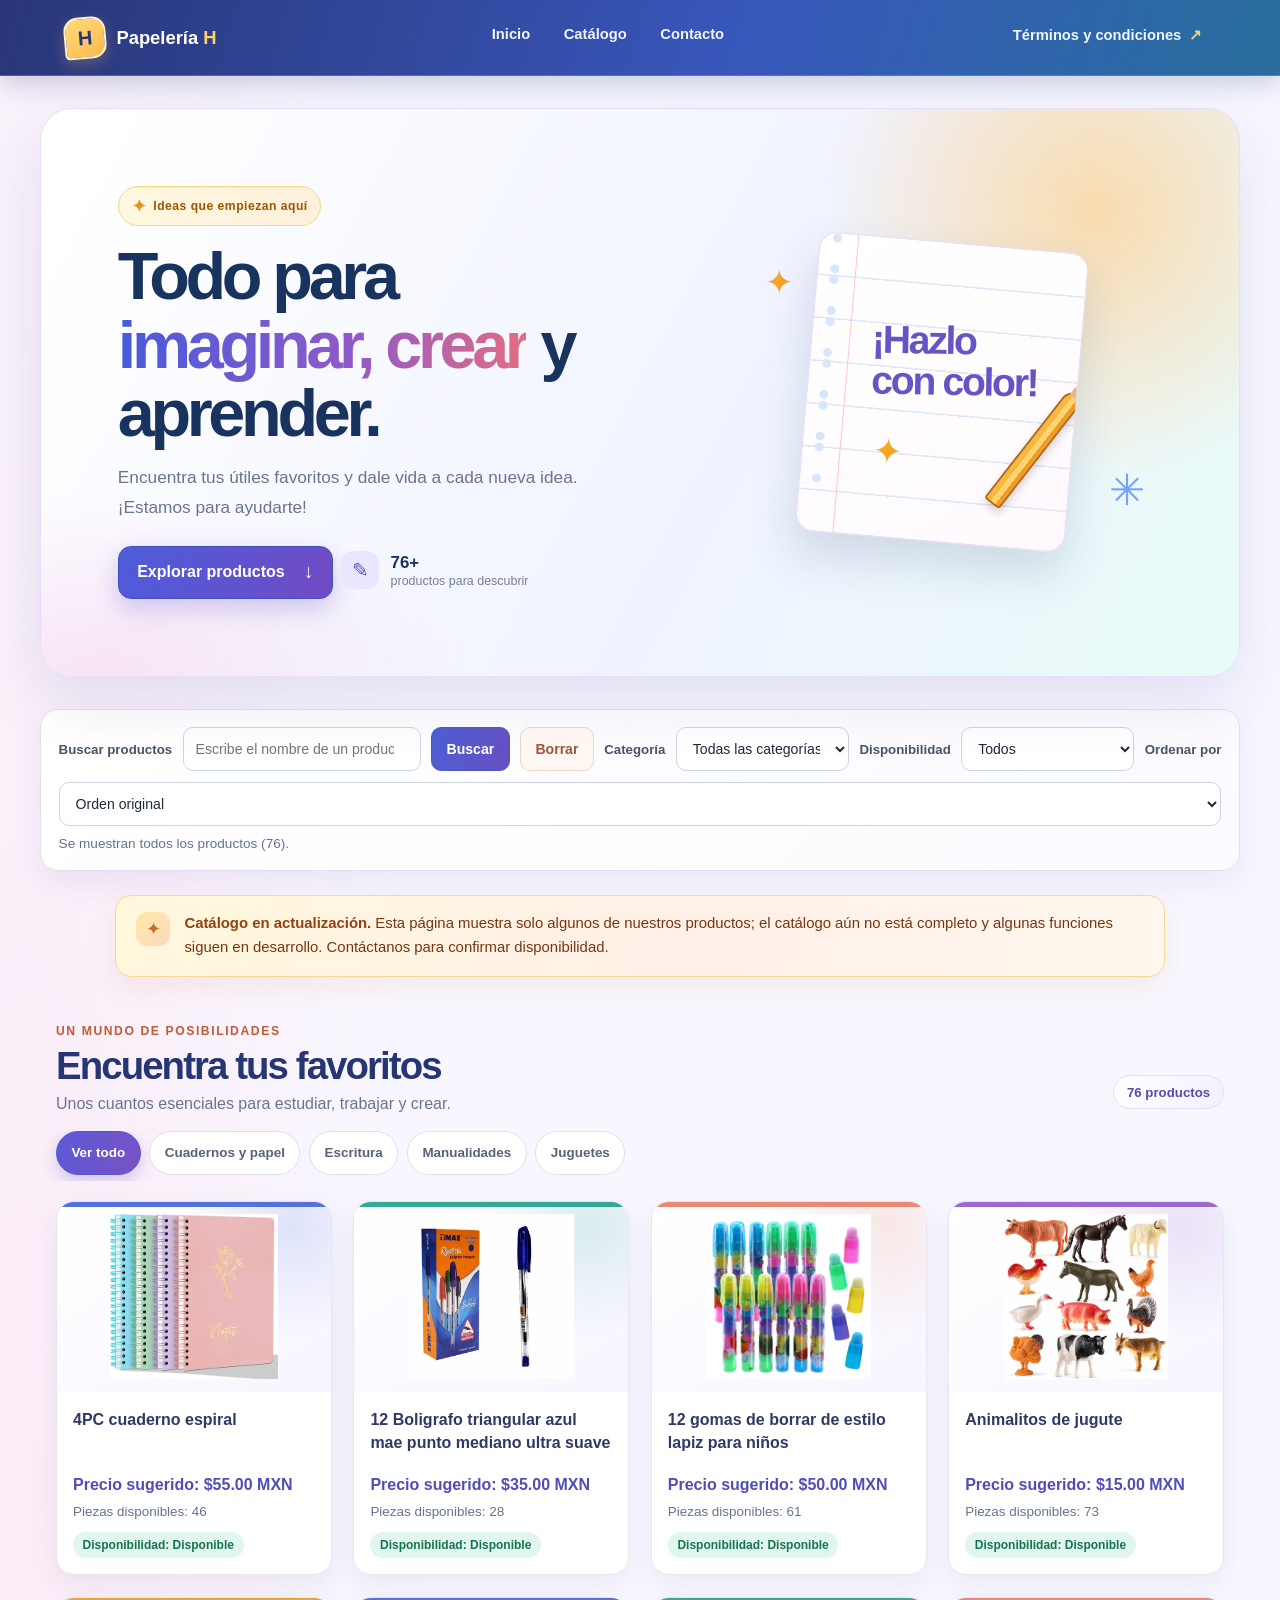
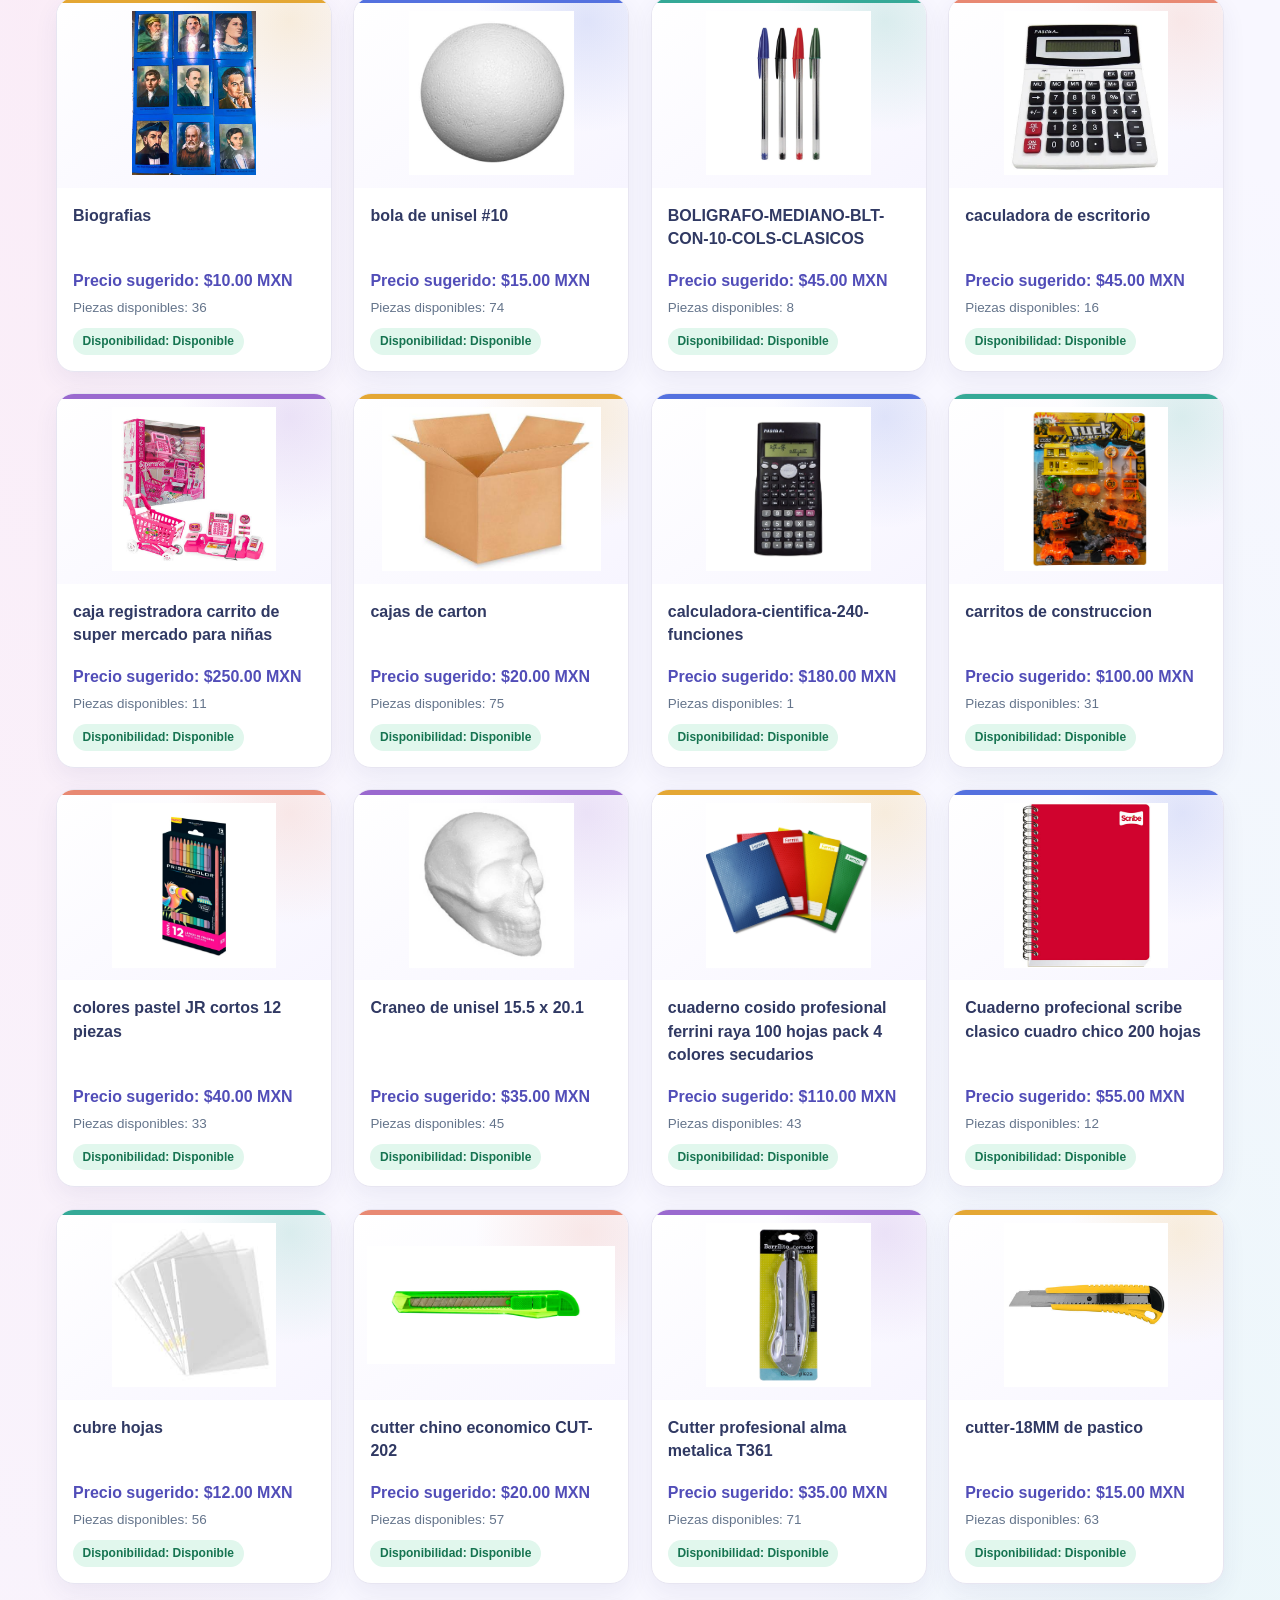
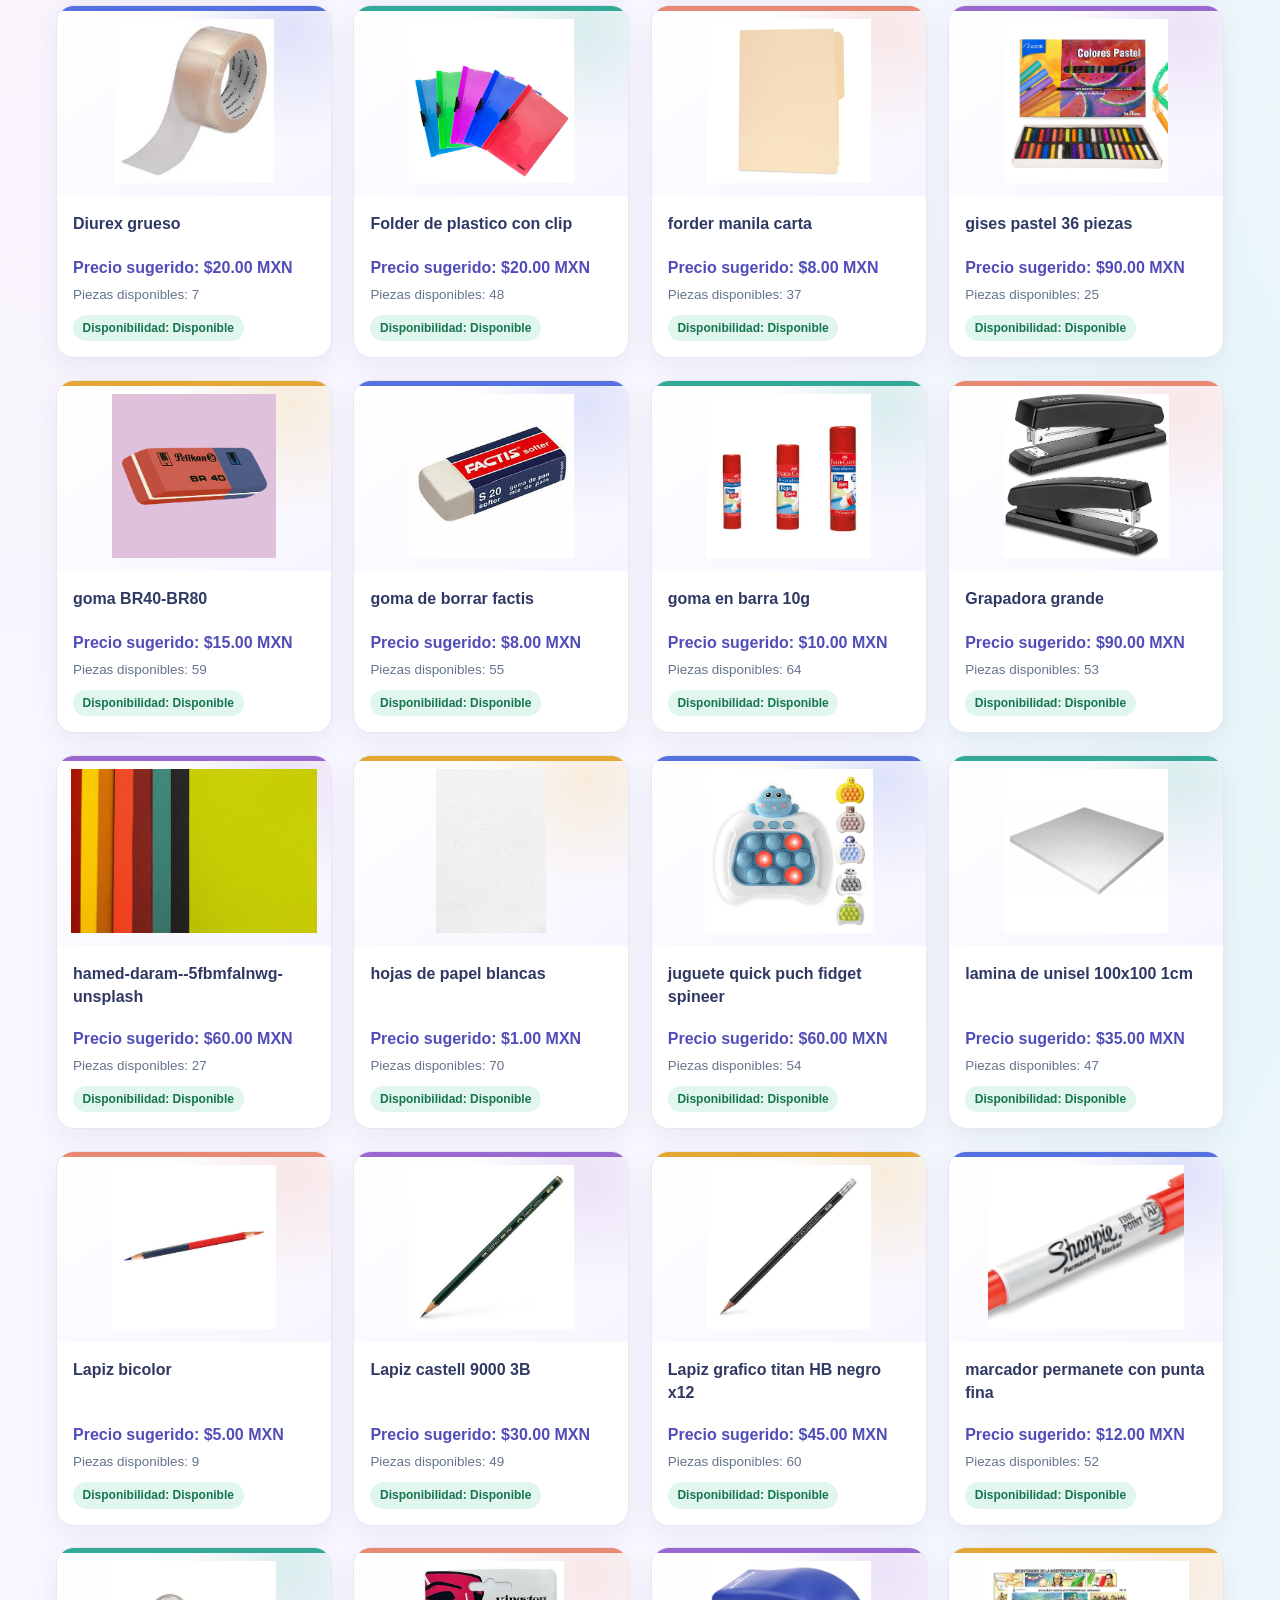
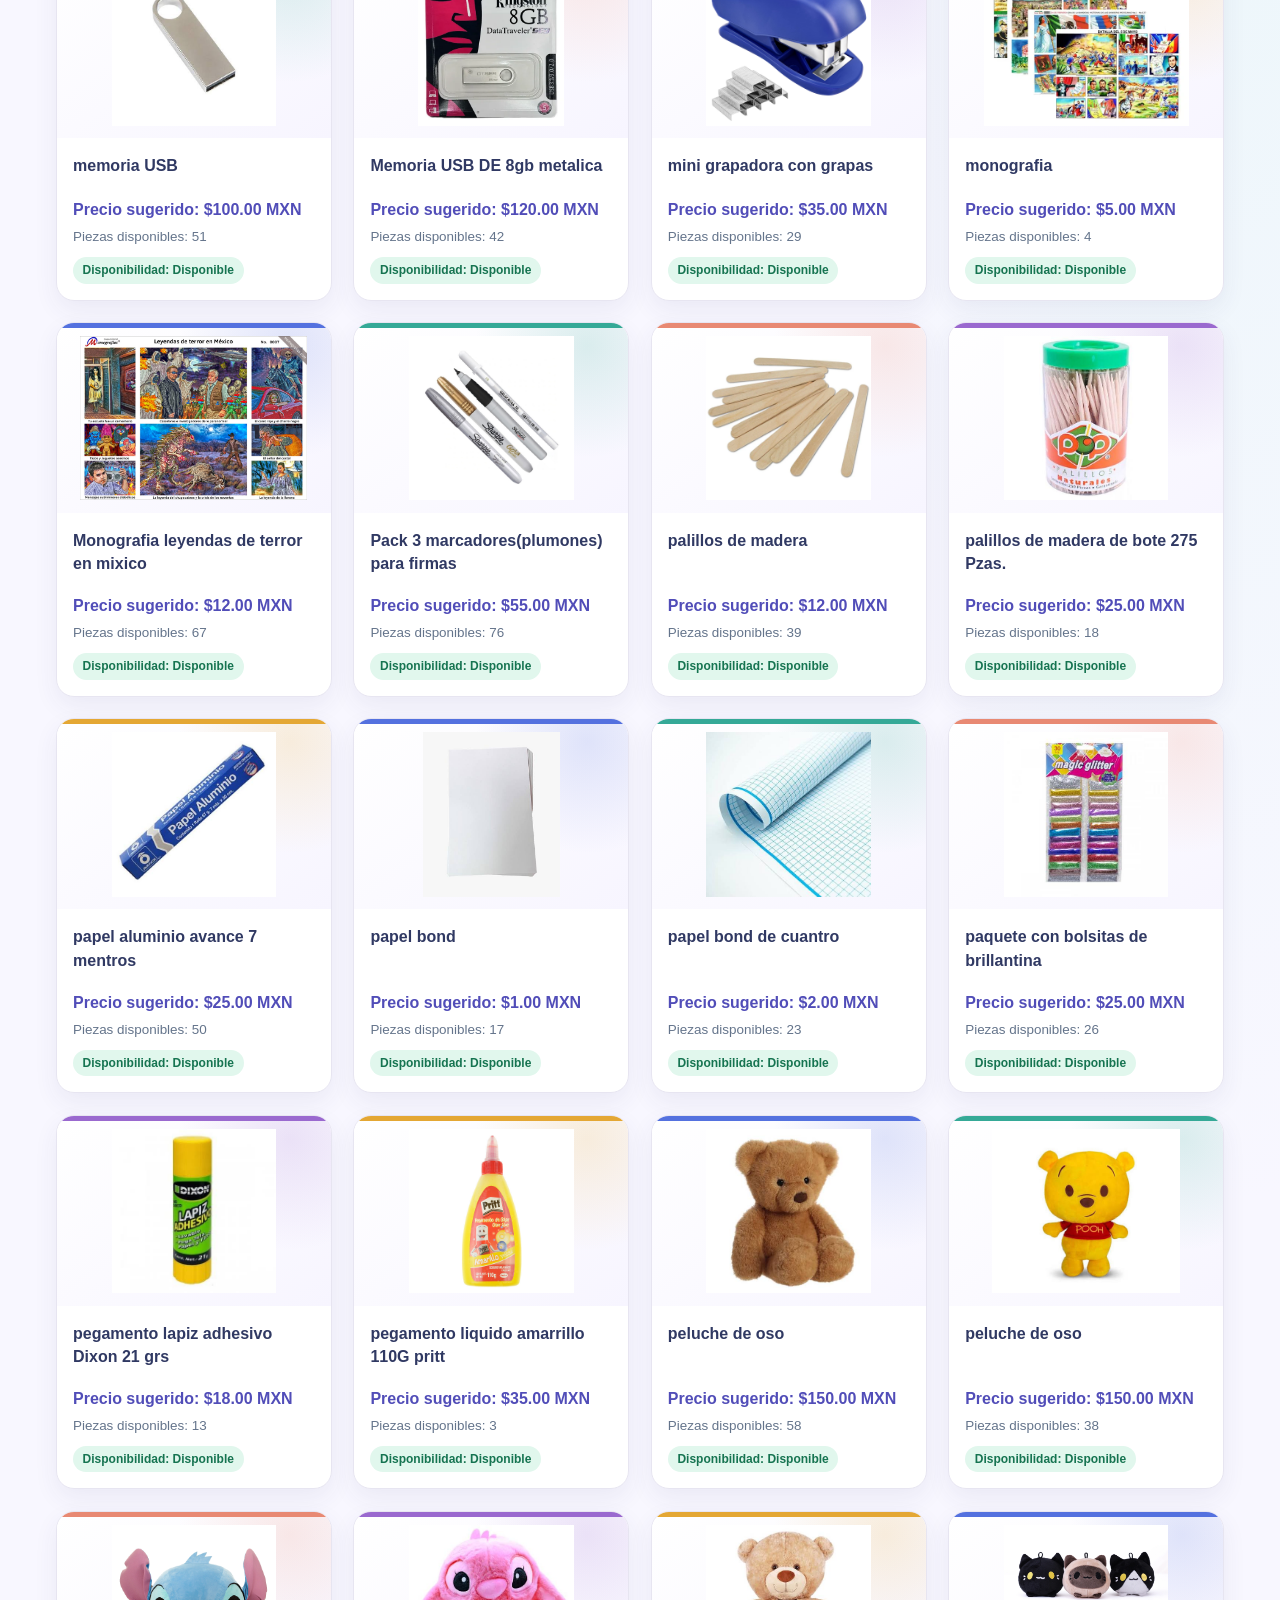
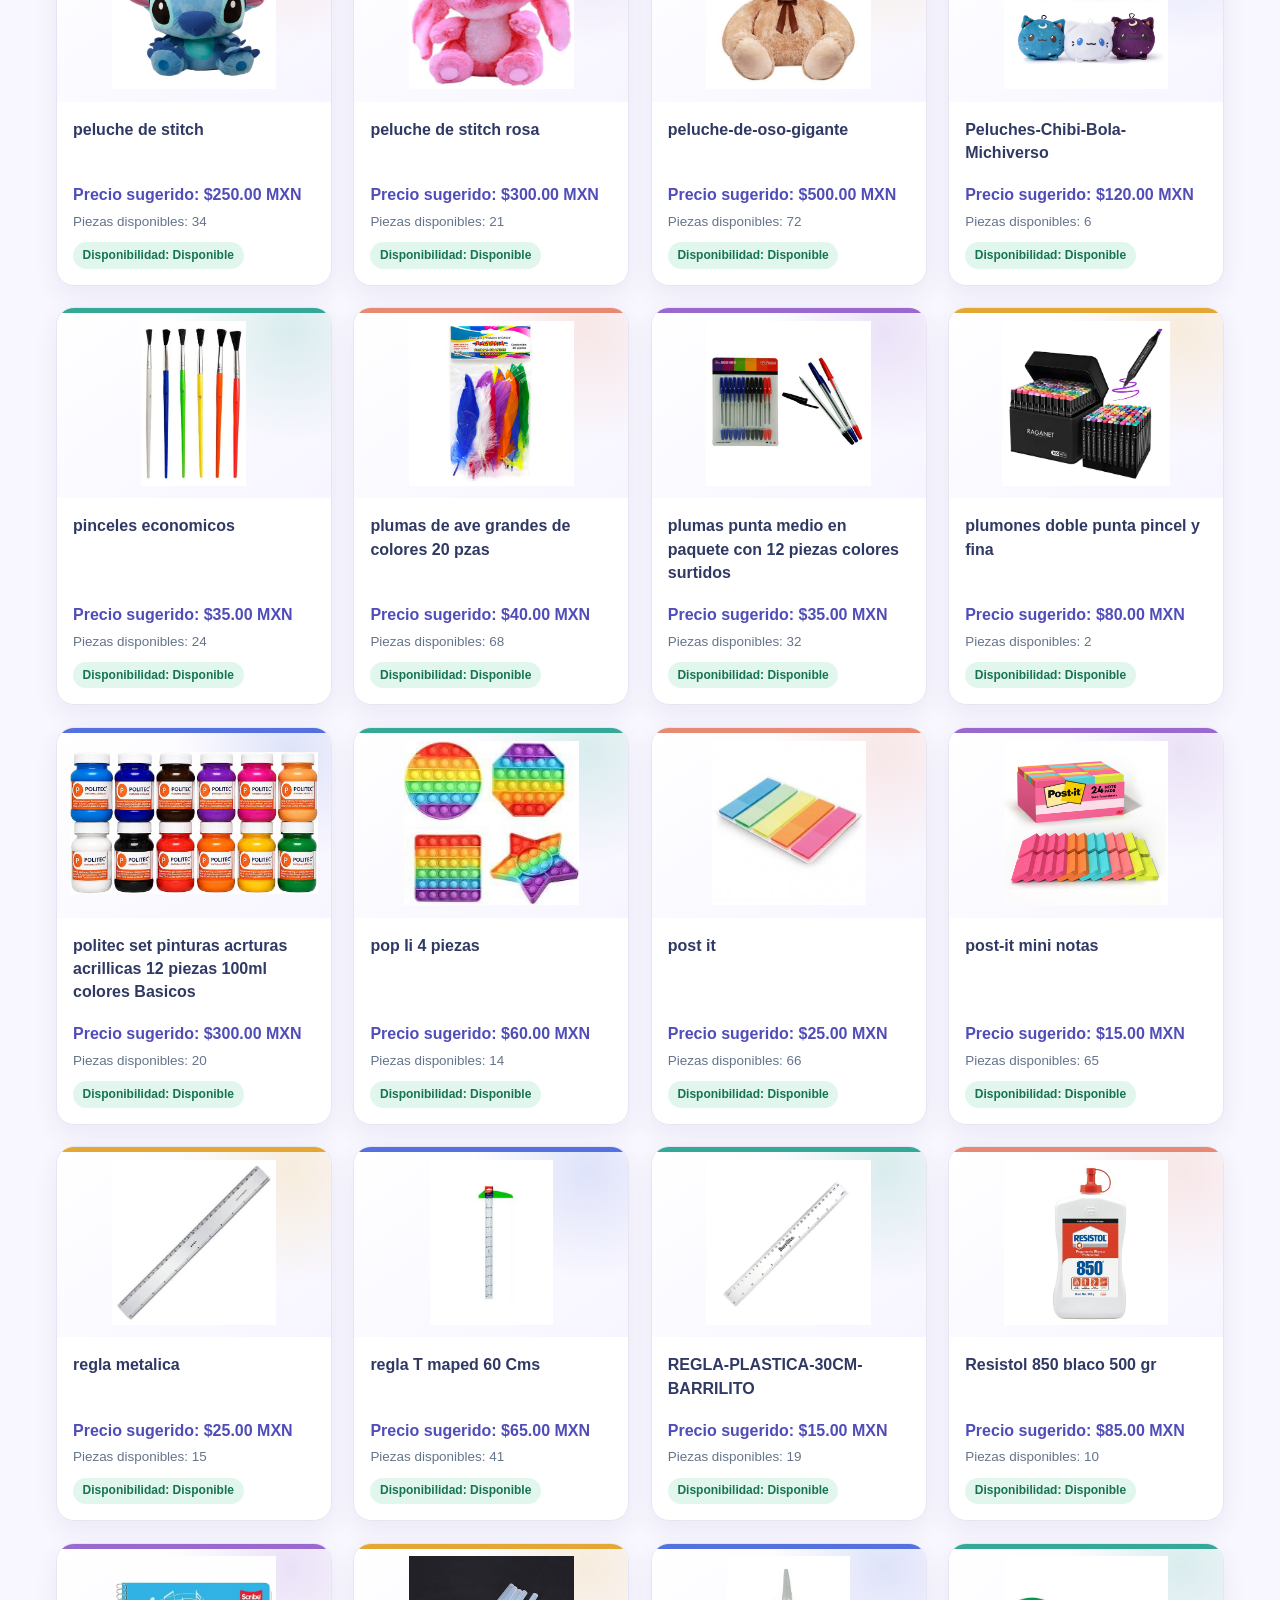
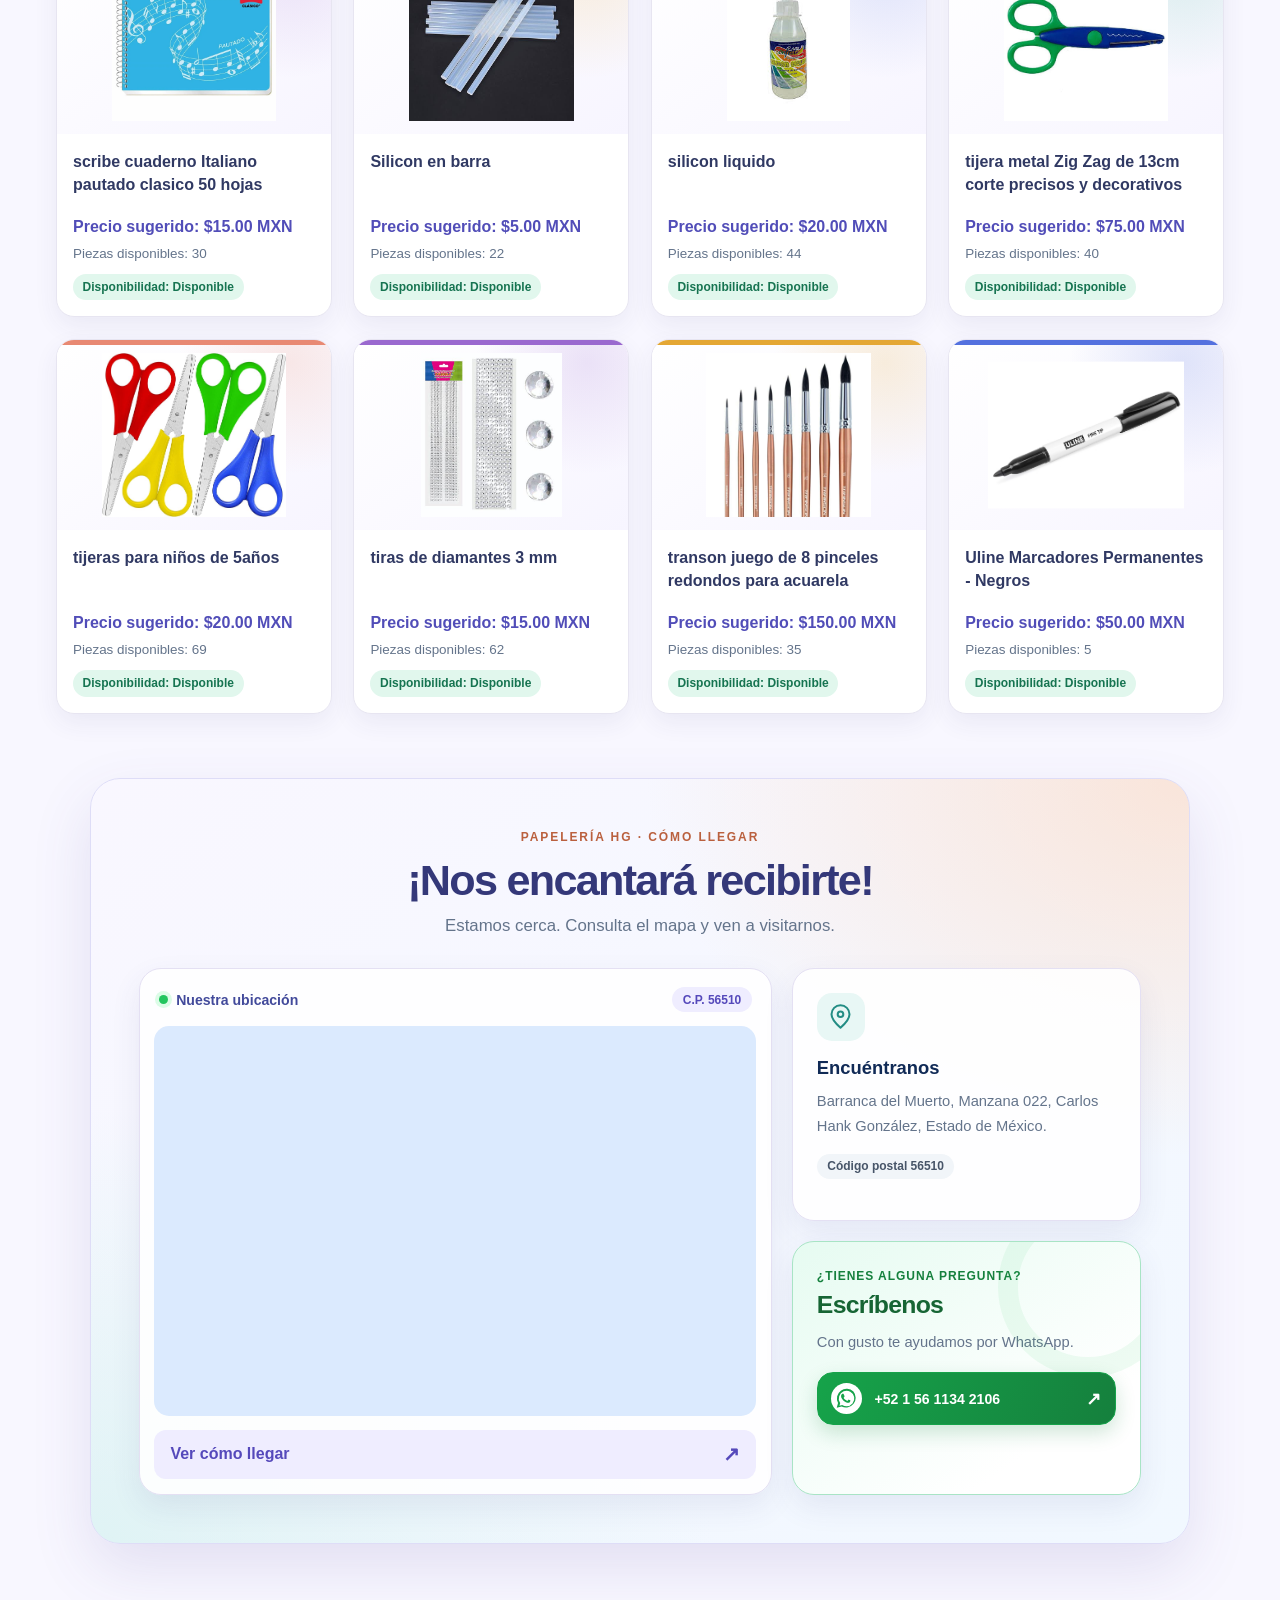
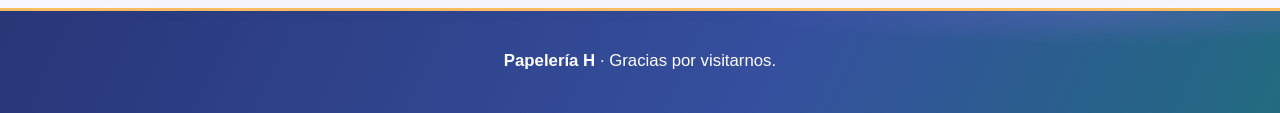
<file: index.html>
<!DOCTYPE html>
<html lang="es">
<head>
    <meta charset="UTF-8">
    <meta name="viewport" content="width=device-width, initial-scale=1.0">
    <link rel="stylesheet" href="style.css">
    <meta name="theme-color" content="#15376b">
    <meta name="description" content="Descubre cuadernos, útiles escolares y materiales para crear en Papelería H.">
    <title>Papelería HG | Todo para crear</title>
</head>
<body>
    <header class="encabezado" id="inicio">
        <a class="marca" href="#inicio" aria-label="Papelería H, inicio">
            <span class="marca-icono" aria-hidden="true">H</span>
            <span class="marca-texto">Papelería <strong>H</strong></span>
        </a>
        <nav aria-label="Navegación principal">
            <ul>
                <li><a href="#inicio">Inicio</a></li>
                <li><a href="#catalogo">Catálogo</a></li>
                <li><a href="#contacto">Contacto</a></li>
            </ul>
        </nav>
        <a class="enlace-terminos" href="TERMINOS_CONDICIONES.html">Términos y condiciones <span aria-hidden="true">↗</span></a>
    </header>
    <main>
        <section class="portada" aria-labelledby="titulo-portada">
            <div class="contenido-portada">
                <span class="insignia-portada"><span aria-hidden="true">✦</span> Ideas que empiezan aquí</span>
                <h1 id="titulo-portada">Todo para <span>imaginar, crear</span> y aprender.</h1>
                <p>Encuentra tus útiles favoritos y dale vida a cada nueva idea. ¡Estamos para ayudarte!</p>
                <a class="boton-portada" href="#catalogo">Explorar productos <span aria-hidden="true">↓</span></a>
                <div class="resumen-portada">
                    <span class="resumen-icono" aria-hidden="true">✎</span>
                    <span><strong id="total-productos">76+</strong><small>productos para descubrir</small></span>
                </div>
            </div>
            <div class="ilustracion-portada" aria-hidden="true">
                <span class="burbuja burbuja-uno">✦</span>
                <span class="burbuja burbuja-dos">✳</span>
                <div class="papel-ilustrado">
                    <span class="rayas-papel"></span>
                    <span class="mensaje-papel">¡Hazlo<br>con color!</span>
                    <span class="lapiz-ilustrado"></span>
                    <span class="estrella-papel">✦</span>
                </div>
            </div>
        </section>
    <section class="busqueda" aria-label="Buscar y filtrar productos">
        <label for="buscar-productos">Buscar productos</label>
        <input type="search" id="buscar-productos" placeholder="Escribe el nombre de un producto..." autocomplete="off">
        <button type="button" id="boton-buscar">Buscar</button>
        <button type="button" id="limpiar-busqueda">Borrar</button>
        <label for="filtrar-categoria">Categoría</label>
        <select id="filtrar-categoria">
            <option value="todas">Todas las categorías</option>
            <option value="papel">Cuadernos y papel</option>
            <option value="escritura">Escritura y útiles</option>
            <option value="oficina">Oficina</option>
            <option value="manualidades">Manualidades</option>
            <option value="juguetes">Juguetes y peluches</option>
            <option value="otros">Otros</option>
        </select>
        <label for="filtrar-disponibilidad">Disponibilidad</label>
        <select id="filtrar-disponibilidad">
            <option value="todas">Todos</option>
            <option value="disponible">Disponible</option>
            <option value="agotado">Agotado</option>
        </select>
        <label for="ordenar-productos">Ordenar por</label>
        <select id="ordenar-productos">
            <option value="original">Orden original</option>
            <option value="nombre">Nombre (A-Z)</option>
            <option value="precio-asc">Precio (menor a mayor)</option>
            <option value="precio-desc">Precio (mayor a menor)</option>
        </select>
        <p id="resultado-busqueda" aria-live="polite"></p>
    </section>
    <aside class="aviso-catalogo" aria-label="Aviso sobre el catálogo">
        <span class="icono-aviso" aria-hidden="true">✦</span>
        <p><strong>Catálogo en actualización.</strong> Esta página muestra solo algunos de nuestros productos; el catálogo aún no está completo y algunas funciones siguen en desarrollo. Contáctanos para confirmar disponibilidad.</p>
    </aside>
    <section class="encabezado-catalogo" id="catalogo">
        <div>
            <span class="sobrelinea-catalogo">UN MUNDO DE POSIBILIDADES</span>
            <h2>Encuentra tus favoritos</h2>
            <p>Unos cuantos esenciales para estudiar, trabajar y crear.</p>
        </div>
        <span class="contador-catalogo" id="contador-catalogo" aria-live="polite">76 productos</span>
    </section>
    <div class="filtros-rapidos" role="group" aria-label="Filtrar por categoría">
        <button type="button" class="filtro-rapido activo" data-categoria="todas" aria-pressed="true">Ver todo</button>
        <button type="button" class="filtro-rapido" data-categoria="papel" aria-pressed="false">Cuadernos y papel</button>
        <button type="button" class="filtro-rapido" data-categoria="escritura" aria-pressed="false">Escritura</button>
        <button type="button" class="filtro-rapido" data-categoria="manualidades" aria-pressed="false">Manualidades</button>
        <button type="button" class="filtro-rapido" data-categoria="juguetes" aria-pressed="false">Juguetes</button>
    </div>
    <section class="galeria" aria-label="Productos de Papelería H">
        <div class="producto">
            <img src="Imagenes/4PC%20cuaderno%20espiral%20.jpg" alt="4PC cuaderno espiral">
            <h2>4PC cuaderno espiral</h2>
            <div class="inventario">
                <p>Precio sugerido: $55.00 MXN</p>
                <p>Piezas disponibles: 46</p>
                <p>Disponibilidad: Disponible</p>
            </div>
        </div>
        <div class="producto">
            <img src="Imagenes/12%20Boligrafo%20triangular%20azul%20mae%20punto%20mediano%20ultra%20suave.jpeg" alt="12 Boligrafo triangular azul mae punto mediano ultra suave">
            <h2>12 Boligrafo triangular azul mae punto mediano ultra suave</h2>
            <div class="inventario">
                <p>Precio sugerido: $35.00 MXN</p>
                <p>Piezas disponibles: 28</p>
                <p>Disponibilidad: Disponible</p>
            </div>
        </div>
        <div class="producto">
            <img src="Imagenes/12%20gomas%20de%20borrar%20de%20estilo%20lapiz%20para%20ni%C3%B1os.jpg" alt="12 gomas de borrar de estilo lapiz para niños">
            <h2>12 gomas de borrar de estilo lapiz para niños</h2>
            <div class="inventario">
                <p>Precio sugerido: $50.00 MXN</p>
                <p>Piezas disponibles: 61</p>
                <p>Disponibilidad: Disponible</p>
            </div>
        </div>
        <div class="producto">
            <img src="Imagenes/Animalitos%20de%20jugute.jpg" alt="Animalitos de jugute">
            <h2>Animalitos de jugute</h2>
            <div class="inventario">
                <p>Precio sugerido: $15.00 MXN</p>
                <p>Piezas disponibles: 73</p>
                <p>Disponibilidad: Disponible</p>
            </div>
        </div>
        <div class="producto">
            <img src="Imagenes/Biografias.jpeg" alt="Biografias">
            <h2>Biografias</h2>
            <div class="inventario">
                <p>Precio sugerido: $10.00 MXN</p>
                <p>Piezas disponibles: 36</p>
                <p>Disponibilidad: Disponible</p>
            </div>
        </div>
        <div class="producto">
            <img src="Imagenes/bola%20de%20unisel%20%2310.jpeg" alt="bola de unisel #10">
            <h2>bola de unisel #10</h2>
            <div class="inventario">
                <p>Precio sugerido: $15.00 MXN</p>
                <p>Piezas disponibles: 74</p>
                <p>Disponibilidad: Disponible</p>
            </div>
        </div>
        <div class="producto">
            <img src="Imagenes/BOLIGRAFO-MEDIANO-BLT-CON-10-COLS-CLASICOS.webp" alt="BOLIGRAFO-MEDIANO-BLT-CON-10-COLS-CLASICOS">
            <h2>BOLIGRAFO-MEDIANO-BLT-CON-10-COLS-CLASICOS</h2>
            <div class="inventario">
                <p>Precio sugerido: $45.00 MXN</p>
                <p>Piezas disponibles: 8</p>
                <p>Disponibilidad: Disponible</p>
            </div>
        </div>
        <div class="producto">
            <img src="Imagenes/caculadora%20de%20escritorio.jpeg" alt="caculadora de escritorio">
            <h2>caculadora de escritorio</h2>
            <div class="inventario">
                <p>Precio sugerido: $45.00 MXN</p>
                <p>Piezas disponibles: 16</p>
                <p>Disponibilidad: Disponible</p>
            </div>
        </div>
        <div class="producto">
            <img src="Imagenes/caja%20registradora%20carrito%20de%20super%20mercado%20para%20ni%C3%B1as%20.jpeg" alt="caja registradora carrito de super mercado para niñas">
            <h2>caja registradora carrito de super mercado para niñas</h2>
            <div class="inventario">
                <p>Precio sugerido: $250.00 MXN</p>
                <p>Piezas disponibles: 11</p>
                <p>Disponibilidad: Disponible</p>
            </div>
        </div>
        <div class="producto">
            <img src="Imagenes/cajas%20de%20carton%20.jpeg" alt="cajas de carton">
            <h2>cajas de carton</h2>
            <div class="inventario">
                <p>Precio sugerido: $20.00 MXN</p>
                <p>Piezas disponibles: 75</p>
                <p>Disponibilidad: Disponible</p>
            </div>
        </div>
        <div class="producto">
            <img src="Imagenes/calculadora-cientifica-240-funciones.webp" alt="calculadora-cientifica-240-funciones">
            <h2>calculadora-cientifica-240-funciones</h2>
            <div class="inventario">
                <p>Precio sugerido: $180.00 MXN</p>
                <p>Piezas disponibles: 1</p>
                <p>Disponibilidad: Disponible</p>
            </div>
        </div>
        <div class="producto">
            <img src="Imagenes/carritos%20de%20construccion%20.jpg" alt="carritos de construccion">
            <h2>carritos de construccion</h2>
            <div class="inventario">
                <p>Precio sugerido: $100.00 MXN</p>
                <p>Piezas disponibles: 31</p>
                <p>Disponibilidad: Disponible</p>
            </div>
        </div>
        <div class="producto">
            <img src="Imagenes/colores%20pastel%20JR%20cortos%2012%20piezas%20.webp" alt="colores pastel JR cortos 12 piezas">
            <h2>colores pastel JR cortos 12 piezas</h2>
            <div class="inventario">
                <p>Precio sugerido: $40.00 MXN</p>
                <p>Piezas disponibles: 33</p>
                <p>Disponibilidad: Disponible</p>
            </div>
        </div>
        <div class="producto">
            <img src="Imagenes/Craneo%20de%20unisel%2015.5%20x%2020.1.jpg" alt="Craneo de unisel 15.5 x 20.1">
            <h2>Craneo de unisel 15.5 x 20.1</h2>
            <div class="inventario">
                <p>Precio sugerido: $35.00 MXN</p>
                <p>Piezas disponibles: 45</p>
                <p>Disponibilidad: Disponible</p>
            </div>
        </div>
        <div class="producto">
            <img src="Imagenes/cuaderno%20cosido%20profesional%20ferrini%20raya%20100%20hojas%20pack%204%20colores%20secudarios%20.webp" alt="cuaderno cosido profesional ferrini raya 100 hojas pack 4 colores secudarios">
            <h2>cuaderno cosido profesional ferrini raya 100 hojas pack 4 colores secudarios</h2>
            <div class="inventario">
                <p>Precio sugerido: $110.00 MXN</p>
                <p>Piezas disponibles: 43</p>
                <p>Disponibilidad: Disponible</p>
            </div>
        </div>
        <div class="producto">
            <img src="Imagenes/Cuaderno%20profecional%20scribe%20clasico%20cuadro%20chico%20200%20hojas%20.jpg" alt="Cuaderno profecional scribe clasico cuadro chico 200 hojas">
            <h2>Cuaderno profecional scribe clasico cuadro chico 200 hojas</h2>
            <div class="inventario">
                <p>Precio sugerido: $55.00 MXN</p>
                <p>Piezas disponibles: 12</p>
                <p>Disponibilidad: Disponible</p>
            </div>
        </div>
        <div class="producto">
            <img src="Imagenes/cubre%20hojas.jpeg" alt="cubre hojas">
            <h2>cubre hojas</h2>
            <div class="inventario">
                <p>Precio sugerido: $12.00 MXN</p>
                <p>Piezas disponibles: 56</p>
                <p>Disponibilidad: Disponible</p>
            </div>
        </div>
        <div class="producto">
            <img src="Imagenes/cutter%20chino%20economico%20%20CUT-202.webp" alt="cutter chino economico CUT-202">
            <h2>cutter chino economico CUT-202</h2>
            <div class="inventario">
                <p>Precio sugerido: $20.00 MXN</p>
                <p>Piezas disponibles: 57</p>
                <p>Disponibilidad: Disponible</p>
            </div>
        </div>
        <div class="producto">
            <img src="Imagenes/Cutter%20profesional%20alma%20metalica%20T361.jpg" alt="Cutter profesional alma metalica T361">
            <h2>Cutter profesional alma metalica T361</h2>
            <div class="inventario">
                <p>Precio sugerido: $35.00 MXN</p>
                <p>Piezas disponibles: 71</p>
                <p>Disponibilidad: Disponible</p>
            </div>
        </div>
        <div class="producto">
            <img src="Imagenes/cutter-18MM%20de%20pastico.jpeg" alt="cutter-18MM de pastico">
            <h2>cutter-18MM de pastico</h2>
            <div class="inventario">
                <p>Precio sugerido: $15.00 MXN</p>
                <p>Piezas disponibles: 63</p>
                <p>Disponibilidad: Disponible</p>
            </div>
        </div>
        <div class="producto">
            <img src="Imagenes/Diurex%20grueso.jpeg" alt="Diurex grueso">
            <h2>Diurex grueso</h2>
            <div class="inventario">
                <p>Precio sugerido: $20.00 MXN</p>
                <p>Piezas disponibles: 7</p>
                <p>Disponibilidad: Disponible</p>
            </div>
        </div>
        <div class="producto">
            <img src="Imagenes/Folder%20de%20plastico%20con%20clip.jpeg" alt="Folder de plastico con clip">
            <h2>Folder de plastico con clip</h2>
            <div class="inventario">
                <p>Precio sugerido: $20.00 MXN</p>
                <p>Piezas disponibles: 48</p>
                <p>Disponibilidad: Disponible</p>
            </div>
        </div>
        <div class="producto">
            <img src="Imagenes/forder%20manila%20carta%20.jpeg" alt="forder manila carta">
            <h2>forder manila carta</h2>
            <div class="inventario">
                <p>Precio sugerido: $8.00 MXN</p>
                <p>Piezas disponibles: 37</p>
                <p>Disponibilidad: Disponible</p>
            </div>
        </div>
        <div class="producto">
            <img src="Imagenes/gises%20pastel%2036%20piezas%20.jpg" alt="gises pastel 36 piezas">
            <h2>gises pastel 36 piezas</h2>
            <div class="inventario">
                <p>Precio sugerido: $90.00 MXN</p>
                <p>Piezas disponibles: 25</p>
                <p>Disponibilidad: Disponible</p>
            </div>
        </div>
        <div class="producto">
            <img src="Imagenes/goma%20BR40-BR80.jpeg" alt="goma BR40-BR80">
            <h2>goma BR40-BR80</h2>
            <div class="inventario">
                <p>Precio sugerido: $15.00 MXN</p>
                <p>Piezas disponibles: 59</p>
                <p>Disponibilidad: Disponible</p>
            </div>
        </div>
        <div class="producto">
            <img src="Imagenes/goma%20de%20borrar%20factis.jpeg" alt="goma de borrar factis">
            <h2>goma de borrar factis</h2>
            <div class="inventario">
                <p>Precio sugerido: $8.00 MXN</p>
                <p>Piezas disponibles: 55</p>
                <p>Disponibilidad: Disponible</p>
            </div>
        </div>
        <div class="producto">
            <img src="Imagenes/goma%20en%20barra%2010g.jpeg" alt="goma en barra 10g">
            <h2>goma en barra 10g</h2>
            <div class="inventario">
                <p>Precio sugerido: $10.00 MXN</p>
                <p>Piezas disponibles: 64</p>
                <p>Disponibilidad: Disponible</p>
            </div>
        </div>
        <div class="producto">
            <img src="Imagenes/Grapadora%20grande%20.jpg" alt="Grapadora grande">
            <h2>Grapadora grande</h2>
            <div class="inventario">
                <p>Precio sugerido: $90.00 MXN</p>
                <p>Piezas disponibles: 53</p>
                <p>Disponibilidad: Disponible</p>
            </div>
        </div>
        <div class="producto">
            <img src="Imagenes/hamed-daram--5fbmfaInwg-unsplash.jpg" alt="hamed-daram--5fbmfaInwg-unsplash">
            <h2>hamed-daram--5fbmfaInwg-unsplash</h2>
            <div class="inventario">
                <p>Precio sugerido: $60.00 MXN</p>
                <p>Piezas disponibles: 27</p>
                <p>Disponibilidad: Disponible</p>
            </div>
        </div>
        <div class="producto">
            <img src="Imagenes/hojas%20de%20papel%20blancas%20.avif" alt="hojas de papel blancas">
            <h2>hojas de papel blancas</h2>
            <div class="inventario">
                <p>Precio sugerido: $1.00 MXN</p>
                <p>Piezas disponibles: 70</p>
                <p>Disponibilidad: Disponible</p>
            </div>
        </div>
        <div class="producto">
            <img src="Imagenes/juguete%20quick%20puch%20fidget%20spineer.jpeg" alt="juguete quick puch fidget spineer">
            <h2>juguete quick puch fidget spineer</h2>
            <div class="inventario">
                <p>Precio sugerido: $60.00 MXN</p>
                <p>Piezas disponibles: 54</p>
                <p>Disponibilidad: Disponible</p>
            </div>
        </div>
        <div class="producto">
            <img src="Imagenes/lamina%20de%20unisel%20100x100%201cm.jpg" alt="lamina de unisel 100x100 1cm">
            <h2>lamina de unisel 100x100 1cm</h2>
            <div class="inventario">
                <p>Precio sugerido: $35.00 MXN</p>
                <p>Piezas disponibles: 47</p>
                <p>Disponibilidad: Disponible</p>
            </div>
        </div>
        <div class="producto">
            <img src="Imagenes/Lapiz%20bicolor%20.jpeg" alt="Lapiz bicolor">
            <h2>Lapiz bicolor</h2>
            <div class="inventario">
                <p>Precio sugerido: $5.00 MXN</p>
                <p>Piezas disponibles: 9</p>
                <p>Disponibilidad: Disponible</p>
            </div>
        </div>
        <div class="producto">
            <img src="Imagenes/Lapiz%20castell%209000%203B.jpeg" alt="Lapiz castell 9000 3B">
            <h2>Lapiz castell 9000 3B</h2>
            <div class="inventario">
                <p>Precio sugerido: $30.00 MXN</p>
                <p>Piezas disponibles: 49</p>
                <p>Disponibilidad: Disponible</p>
            </div>
        </div>
        <div class="producto">
            <img src="Imagenes/Lapiz%20grafico%20titan%20HB%20negro%20x12.jpeg" alt="Lapiz grafico titan HB negro x12">
            <h2>Lapiz grafico titan HB negro x12</h2>
            <div class="inventario">
                <p>Precio sugerido: $45.00 MXN</p>
                <p>Piezas disponibles: 60</p>
                <p>Disponibilidad: Disponible</p>
            </div>
        </div>
        <div class="producto">
            <img src="Imagenes/marcador%20permanete%20%20con%20punta%20fina%20.png" alt="marcador permanete con punta fina">
            <h2>marcador permanete con punta fina</h2>
            <div class="inventario">
                <p>Precio sugerido: $12.00 MXN</p>
                <p>Piezas disponibles: 52</p>
                <p>Disponibilidad: Disponible</p>
            </div>
        </div>
        <div class="producto">
            <img src="Imagenes/memoria%20USB.jpeg" alt="memoria USB">
            <h2>memoria USB</h2>
            <div class="inventario">
                <p>Precio sugerido: $100.00 MXN</p>
                <p>Piezas disponibles: 51</p>
                <p>Disponibilidad: Disponible</p>
            </div>
        </div>
        <div class="producto">
            <img src="Imagenes/Memoria%20USB%20DE%208gb%20metalica%20.webp" alt="Memoria USB DE 8gb metalica">
            <h2>Memoria USB DE 8gb metalica</h2>
            <div class="inventario">
                <p>Precio sugerido: $120.00 MXN</p>
                <p>Piezas disponibles: 42</p>
                <p>Disponibilidad: Disponible</p>
            </div>
        </div>
        <div class="producto">
            <img src="Imagenes/mini%20grapadora%20con%20grapas.jpg" alt="mini grapadora con grapas">
            <h2>mini grapadora con grapas</h2>
            <div class="inventario">
                <p>Precio sugerido: $35.00 MXN</p>
                <p>Piezas disponibles: 29</p>
                <p>Disponibilidad: Disponible</p>
            </div>
        </div>
        <div class="producto">
            <img src="Imagenes/monografia%20.webp" alt="monografia">
            <h2>monografia</h2>
            <div class="inventario">
                <p>Precio sugerido: $5.00 MXN</p>
                <p>Piezas disponibles: 4</p>
                <p>Disponibilidad: Disponible</p>
            </div>
        </div>
        <div class="producto">
            <img src="Imagenes/Monografia%20leyendas%20de%20terror%20en%20mixico.jpeg" alt="Monografia leyendas de terror en mixico">
            <h2>Monografia leyendas de terror en mixico</h2>
            <div class="inventario">
                <p>Precio sugerido: $12.00 MXN</p>
                <p>Piezas disponibles: 67</p>
                <p>Disponibilidad: Disponible</p>
            </div>
        </div>
        <div class="producto">
            <img src="Imagenes/Pack%203%20marcadores(plumones)%20para%20firmas%20.jpg" alt="Pack 3 marcadores(plumones) para firmas">
            <h2>Pack 3 marcadores(plumones) para firmas</h2>
            <div class="inventario">
                <p>Precio sugerido: $55.00 MXN</p>
                <p>Piezas disponibles: 76</p>
                <p>Disponibilidad: Disponible</p>
            </div>
        </div>
        <div class="producto">
            <img src="Imagenes/palillos%20de%20madera.webp" alt="palillos de madera">
            <h2>palillos de madera</h2>
            <div class="inventario">
                <p>Precio sugerido: $12.00 MXN</p>
                <p>Piezas disponibles: 39</p>
                <p>Disponibilidad: Disponible</p>
            </div>
        </div>
        <div class="producto">
            <img src="Imagenes/palillos%20de%20madera%20de%20bote%20275%20Pzas..jpeg" alt="palillos de madera de bote 275 Pzas.">
            <h2>palillos de madera de bote 275 Pzas.</h2>
            <div class="inventario">
                <p>Precio sugerido: $25.00 MXN</p>
                <p>Piezas disponibles: 18</p>
                <p>Disponibilidad: Disponible</p>
            </div>
        </div>
        <div class="producto">
            <img src="Imagenes/papel%20aluminio%20avance%207%20mentros.jpeg" alt="papel aluminio avance 7 mentros">
            <h2>papel aluminio avance 7 mentros</h2>
            <div class="inventario">
                <p>Precio sugerido: $25.00 MXN</p>
                <p>Piezas disponibles: 50</p>
                <p>Disponibilidad: Disponible</p>
            </div>
        </div>
        <div class="producto">
            <img src="Imagenes/papel%20bond.jpeg" alt="papel bond">
            <h2>papel bond</h2>
            <div class="inventario">
                <p>Precio sugerido: $1.00 MXN</p>
                <p>Piezas disponibles: 17</p>
                <p>Disponibilidad: Disponible</p>
            </div>
        </div>
        <div class="producto">
            <img src="Imagenes/papel%20bond%20de%20cuantro.jpeg" alt="papel bond de cuantro">
            <h2>papel bond de cuantro</h2>
            <div class="inventario">
                <p>Precio sugerido: $2.00 MXN</p>
                <p>Piezas disponibles: 23</p>
                <p>Disponibilidad: Disponible</p>
            </div>
        </div>
        <div class="producto">
            <img src="Imagenes/paquete%20con%20bolsitas%20de%20brillantina%20.jpeg" alt="paquete con bolsitas de brillantina">
            <h2>paquete con bolsitas de brillantina</h2>
            <div class="inventario">
                <p>Precio sugerido: $25.00 MXN</p>
                <p>Piezas disponibles: 26</p>
                <p>Disponibilidad: Disponible</p>
            </div>
        </div>
        <div class="producto">
            <img src="Imagenes/pegamento%20lapiz%20adhesivo%20Dixon%2021%20grs.jpeg" alt="pegamento lapiz adhesivo Dixon 21 grs">
            <h2>pegamento lapiz adhesivo Dixon 21 grs</h2>
            <div class="inventario">
                <p>Precio sugerido: $18.00 MXN</p>
                <p>Piezas disponibles: 13</p>
                <p>Disponibilidad: Disponible</p>
            </div>
        </div>
        <div class="producto">
            <img src="Imagenes/pegamento%20liquido%20amarrillo%20110G%20pritt.jpg" alt="pegamento liquido amarrillo 110G pritt">
            <h2>pegamento liquido amarrillo 110G pritt</h2>
            <div class="inventario">
                <p>Precio sugerido: $35.00 MXN</p>
                <p>Piezas disponibles: 3</p>
                <p>Disponibilidad: Disponible</p>
            </div>
        </div>
        <div class="producto">
            <img src="Imagenes/peluche%20de%20oso%20.jpeg" alt="peluche de oso">
            <h2>peluche de oso</h2>
            <div class="inventario">
                <p>Precio sugerido: $150.00 MXN</p>
                <p>Piezas disponibles: 58</p>
                <p>Disponibilidad: Disponible</p>
            </div>
        </div>
        <div class="producto">
            <img src="Imagenes/peluche%20de%20oso.jpeg" alt="peluche de oso">
            <h2>peluche de oso</h2>
            <div class="inventario">
                <p>Precio sugerido: $150.00 MXN</p>
                <p>Piezas disponibles: 38</p>
                <p>Disponibilidad: Disponible</p>
            </div>
        </div>
        <div class="producto">
            <img src="Imagenes/peluche%20de%20stitch.jpg" alt="peluche de stitch">
            <h2>peluche de stitch</h2>
            <div class="inventario">
                <p>Precio sugerido: $250.00 MXN</p>
                <p>Piezas disponibles: 34</p>
                <p>Disponibilidad: Disponible</p>
            </div>
        </div>
        <div class="producto">
            <img src="Imagenes/peluche%20de%20stitch%20rosa.jpeg" alt="peluche de stitch rosa">
            <h2>peluche de stitch rosa</h2>
            <div class="inventario">
                <p>Precio sugerido: $300.00 MXN</p>
                <p>Piezas disponibles: 21</p>
                <p>Disponibilidad: Disponible</p>
            </div>
        </div>
        <div class="producto">
            <img src="Imagenes/peluche-de-oso-gigante.jpeg" alt="peluche-de-oso-gigante">
            <h2>peluche-de-oso-gigante</h2>
            <div class="inventario">
                <p>Precio sugerido: $500.00 MXN</p>
                <p>Piezas disponibles: 72</p>
                <p>Disponibilidad: Disponible</p>
            </div>
        </div>
        <div class="producto">
            <img src="Imagenes/Peluches-Chibi-Bola-Michiverso.webp" alt="Peluches-Chibi-Bola-Michiverso">
            <h2>Peluches-Chibi-Bola-Michiverso</h2>
            <div class="inventario">
                <p>Precio sugerido: $120.00 MXN</p>
                <p>Piezas disponibles: 6</p>
                <p>Disponibilidad: Disponible</p>
            </div>
        </div>
        <div class="producto">
            <img src="Imagenes/pinceles%20economicos.jpeg" alt="pinceles economicos">
            <h2>pinceles economicos</h2>
            <div class="inventario">
                <p>Precio sugerido: $35.00 MXN</p>
                <p>Piezas disponibles: 24</p>
                <p>Disponibilidad: Disponible</p>
            </div>
        </div>
        <div class="producto">
            <img src="Imagenes/plumas%20de%20ave%20grandes%20de%20colores%2020%20pzas.jpeg" alt="plumas de ave grandes de colores 20 pzas">
            <h2>plumas de ave grandes de colores 20 pzas</h2>
            <div class="inventario">
                <p>Precio sugerido: $40.00 MXN</p>
                <p>Piezas disponibles: 68</p>
                <p>Disponibilidad: Disponible</p>
            </div>
        </div>
        <div class="producto">
            <img src="Imagenes/plumas%20punta%20medio%20en%20paquete%20con%2012%20piezas%20colores%20surtidos.jpeg" alt="plumas punta medio en paquete con 12 piezas colores surtidos">
            <h2>plumas punta medio en paquete con 12 piezas colores surtidos</h2>
            <div class="inventario">
                <p>Precio sugerido: $35.00 MXN</p>
                <p>Piezas disponibles: 32</p>
                <p>Disponibilidad: Disponible</p>
            </div>
        </div>
        <div class="producto">
            <img src="Imagenes/plumones%20doble%20punta%20pincel%20y%20fina%20.webp" alt="plumones doble punta pincel y fina">
            <h2>plumones doble punta pincel y fina</h2>
            <div class="inventario">
                <p>Precio sugerido: $80.00 MXN</p>
                <p>Piezas disponibles: 2</p>
                <p>Disponibilidad: Disponible</p>
            </div>
        </div>
        <div class="producto">
            <img src="Imagenes/politec%20set%20pinturas%20acrturas%20acrillicas%2012%20piezas%20100ml%20colores%20Basicos%20.jpg" alt="politec set pinturas acrturas acrillicas 12 piezas 100ml colores Basicos">
            <h2>politec set pinturas acrturas acrillicas 12 piezas 100ml colores Basicos</h2>
            <div class="inventario">
                <p>Precio sugerido: $300.00 MXN</p>
                <p>Piezas disponibles: 20</p>
                <p>Disponibilidad: Disponible</p>
            </div>
        </div>
        <div class="producto">
            <img src="Imagenes/pop%20Ii%20%204%20piezas.jpeg" alt="pop Ii 4 piezas">
            <h2>pop Ii 4 piezas</h2>
            <div class="inventario">
                <p>Precio sugerido: $60.00 MXN</p>
                <p>Piezas disponibles: 14</p>
                <p>Disponibilidad: Disponible</p>
            </div>
        </div>
        <div class="producto">
            <img src="Imagenes/post%20it%20.jpeg" alt="post it">
            <h2>post it</h2>
            <div class="inventario">
                <p>Precio sugerido: $25.00 MXN</p>
                <p>Piezas disponibles: 66</p>
                <p>Disponibilidad: Disponible</p>
            </div>
        </div>
        <div class="producto">
            <img src="Imagenes/post-it%20mini%20notas%20.jpg" alt="post-it mini notas">
            <h2>post-it mini notas</h2>
            <div class="inventario">
                <p>Precio sugerido: $15.00 MXN</p>
                <p>Piezas disponibles: 65</p>
                <p>Disponibilidad: Disponible</p>
            </div>
        </div>
        <div class="producto">
            <img src="Imagenes/regla%20metalica%20.jpeg" alt="regla metalica">
            <h2>regla metalica</h2>
            <div class="inventario">
                <p>Precio sugerido: $25.00 MXN</p>
                <p>Piezas disponibles: 15</p>
                <p>Disponibilidad: Disponible</p>
            </div>
        </div>
        <div class="producto">
            <img src="Imagenes/regla%20T%20maped%2060%20Cms.jpeg" alt="regla T maped 60 Cms">
            <h2>regla T maped 60 Cms</h2>
            <div class="inventario">
                <p>Precio sugerido: $65.00 MXN</p>
                <p>Piezas disponibles: 41</p>
                <p>Disponibilidad: Disponible</p>
            </div>
        </div>
        <div class="producto">
            <img src="Imagenes/REGLA-PLASTICA-30CM-BARRILITO.webp" alt="REGLA-PLASTICA-30CM-BARRILITO">
            <h2>REGLA-PLASTICA-30CM-BARRILITO</h2>
            <div class="inventario">
                <p>Precio sugerido: $15.00 MXN</p>
                <p>Piezas disponibles: 19</p>
                <p>Disponibilidad: Disponible</p>
            </div>
        </div>
        <div class="producto">
            <img src="Imagenes/Resistol%20850%20blaco%20500%20gr.jpg" alt="Resistol 850 blaco 500 gr">
            <h2>Resistol 850 blaco 500 gr</h2>
            <div class="inventario">
                <p>Precio sugerido: $85.00 MXN</p>
                <p>Piezas disponibles: 10</p>
                <p>Disponibilidad: Disponible</p>
            </div>
        </div>
        <div class="producto">
            <img src="Imagenes/scribe%20cuaderno%20Italiano%20pautado%20clasico%2050%20hojas%20.webp" alt="scribe cuaderno Italiano pautado clasico 50 hojas">
            <h2>scribe cuaderno Italiano pautado clasico 50 hojas</h2>
            <div class="inventario">
                <p>Precio sugerido: $15.00 MXN</p>
                <p>Piezas disponibles: 30</p>
                <p>Disponibilidad: Disponible</p>
            </div>
        </div>
        <div class="producto">
            <img src="Imagenes/Silicon%20en%20barra.jpeg" alt="Silicon en barra">
            <h2>Silicon en barra</h2>
            <div class="inventario">
                <p>Precio sugerido: $5.00 MXN</p>
                <p>Piezas disponibles: 22</p>
                <p>Disponibilidad: Disponible</p>
            </div>
        </div>
        <div class="producto">
            <img src="Imagenes/silicon%20liquido.jpeg" alt="silicon liquido">
            <h2>silicon liquido</h2>
            <div class="inventario">
                <p>Precio sugerido: $20.00 MXN</p>
                <p>Piezas disponibles: 44</p>
                <p>Disponibilidad: Disponible</p>
            </div>
        </div>
        <div class="producto">
            <img src="Imagenes/tijera%20metal%20Zig%20Zag%20de%2013cm%20corte%20precisos%20y%20decorativos.jpeg" alt="tijera metal Zig Zag de 13cm corte precisos y decorativos">
            <h2>tijera metal Zig Zag de 13cm corte precisos y decorativos</h2>
            <div class="inventario">
                <p>Precio sugerido: $75.00 MXN</p>
                <p>Piezas disponibles: 40</p>
                <p>Disponibilidad: Disponible</p>
            </div>
        </div>
        <div class="producto">
            <img src="Imagenes/tijeras%20para%20ni%C3%B1os%20de%205a%C3%B1os.jpg" alt="tijeras para niños de 5años">
            <h2>tijeras para niños de 5años</h2>
            <div class="inventario">
                <p>Precio sugerido: $20.00 MXN</p>
                <p>Piezas disponibles: 69</p>
                <p>Disponibilidad: Disponible</p>
            </div>
        </div>
        <div class="producto">
            <img src="Imagenes/tiras%20de%20diamantes%203%20mm.jpeg" alt="tiras de diamantes 3 mm">
            <h2>tiras de diamantes 3 mm</h2>
            <div class="inventario">
                <p>Precio sugerido: $15.00 MXN</p>
                <p>Piezas disponibles: 62</p>
                <p>Disponibilidad: Disponible</p>
            </div>
        </div>
        <div class="producto">
            <img src="Imagenes/transon%20juego%20de%208%20pinceles%20redondos%20para%20acuarela.jpg" alt="transon juego de 8 pinceles redondos para acuarela">
            <h2>transon juego de 8 pinceles redondos para acuarela</h2>
            <div class="inventario">
                <p>Precio sugerido: $150.00 MXN</p>
                <p>Piezas disponibles: 35</p>
                <p>Disponibilidad: Disponible</p>
            </div>
        </div>
        <div class="producto">
            <img src="Imagenes/Uline%20Marcadores%20Permanentes%20-%20Negros.png" alt="Uline Marcadores Permanentes - Negros">
            <h2>Uline Marcadores Permanentes - Negros</h2>
            <div class="inventario">
                <p>Precio sugerido: $50.00 MXN</p>
                <p>Piezas disponibles: 5</p>
                <p>Disponibilidad: Disponible</p>
            </div>
        </div>
    </section>
    </main>
    <section class="ubicacion" id="contacto" aria-labelledby="titulo-ubicacion">
        <header class="encabezado-ubicacion">
            <span class="etiqueta-ubicacion">PAPELERÍA HG · CÓMO LLEGAR</span>
            <h2 id="titulo-ubicacion">¡Nos encantará recibirte!</h2>
            <p>Estamos cerca. Consulta el mapa y ven a visitarnos.</p>
        </header>
        <div class="contenido-ubicacion">
            <div class="tarjeta-mapa">
                <div class="barra-mapa">
                    <span><span class="punto-ubicacion"></span> Nuestra ubicación</span>
                    <span class="codigo-postal">C.P. 56510</span>
                </div>
                <div class="mapa">
                    <iframe
                        src="https://www.google.com/maps?output=embed&amp;q=PAPELERIA%20HG%2C%20Barranca%20del%20Muerto%20Manzana%20022%2C%20Carlos%20Hank%20Gonzalez%2C%2056510%20Prof.%20Carlos%20Hank%20Gonz%C3%A1lez%2C%20M%C3%A9x."
                        title="Mapa de ubicación de Papelería HG"
                        loading="lazy"
                        referrerpolicy="no-referrer-when-downgrade">
                    </iframe>
                </div>
                <a class="enlace-mapa" href="https://maps.app.goo.gl/B93kvdqYYRoPSN6P7" target="_blank" rel="noopener noreferrer">
                    Ver cómo llegar <span aria-hidden="true">↗</span>
                </a>
            </div>
            <div class="tarjetas-contacto">
                <article class="tarjeta-direccion">
                    <div class="icono-direccion" aria-hidden="true">
                        <svg viewBox="0 0 24 24" focusable="false">
                            <path d="M20 10c0 5-8 12-8 12S4 15 4 10a8 8 0 1 1 16 0Z"/>
                            <circle cx="12" cy="10" r="2.5"/>
                        </svg>
                    </div>
                    <span class="titulo-tarjeta">Encuéntranos</span>
                    <p>Barranca del Muerto, Manzana 022, Carlos Hank González, Estado de México.</p>
                    <span class="dato-secundario">Código postal 56510</span>
                </article>
                <article class="tarjeta-whatsapp">
                    <span class="etiqueta-whatsapp">¿Tienes alguna pregunta?</span>
                    <h3>Escríbenos</h3>
                    <p>Con gusto te ayudamos por WhatsApp.</p>
                    <a class="boton-whatsapp" href="https://wa.me/5215611342106" target="_blank" rel="noopener noreferrer" aria-label="Contactar por WhatsApp al +52 1 56 1134 2106">
                        <svg class="icono-whatsapp" viewBox="0 0 48 48" aria-hidden="true" focusable="false">
                            <circle cx="24" cy="24" r="24" fill="#fff"/>
                            <path fill="#16a34a" d="M34.7 13.3A15 15 0 0 0 10.9 31l-2 7.3 7.5-2A15 15 0 0 0 34.7 13.3ZM24 36a12 12 0 0 1-6.1-1.7l-.4-.2-4.4 1.2 1.2-4.3-.3-.5A12 12 0 1 1 24 36Zm6.6-9c-.4-.2-2.2-1.1-2.6-1.2s-.6-.2-.9.2-1 1.2-1.3 1.5-.5.3-.9.1a10.5 10.5 0 0 1-3.1-1.9 11.6 11.6 0 0 1-2.1-2.6c-.2-.4 0-.6.2-.8l.6-.7.4-.7c.1-.2 0-.5 0-.7s-.9-2.1-1.2-2.9c-.3-.7-.6-.6-.9-.6h-.8c-.3 0-.7.1-1 .5s-1.4 1.4-1.4 3.3 1.4 3.8 1.6 4.1a15.4 15.4 0 0 0 5.9 5.2c.8.4 1.4.6 1.9.8.8.2 1.5.2 2.1.1.7-.1 2.2-.9 2.5-1.8s.3-1.7.2-1.8-.3-.2-.7-.4Z"/>
                        </svg>
                        <span>+52 1 56 1134 2106</span>
                        <span class="flecha-whatsapp" aria-hidden="true">↗</span>
                    </a>
                </article>
            </div>
        </div>
    </section>
    <footer class="pie-pagina">
        <p><strong>Papelería H</strong> · Gracias por visitarnos.</p>
        <p>Este sitio continúa en construcción. Estamos trabajando para agregar más productos y nuevas funciones.</p>
    </footer>
    <script src="script.js"></script>
 </body>
</html>
</file>
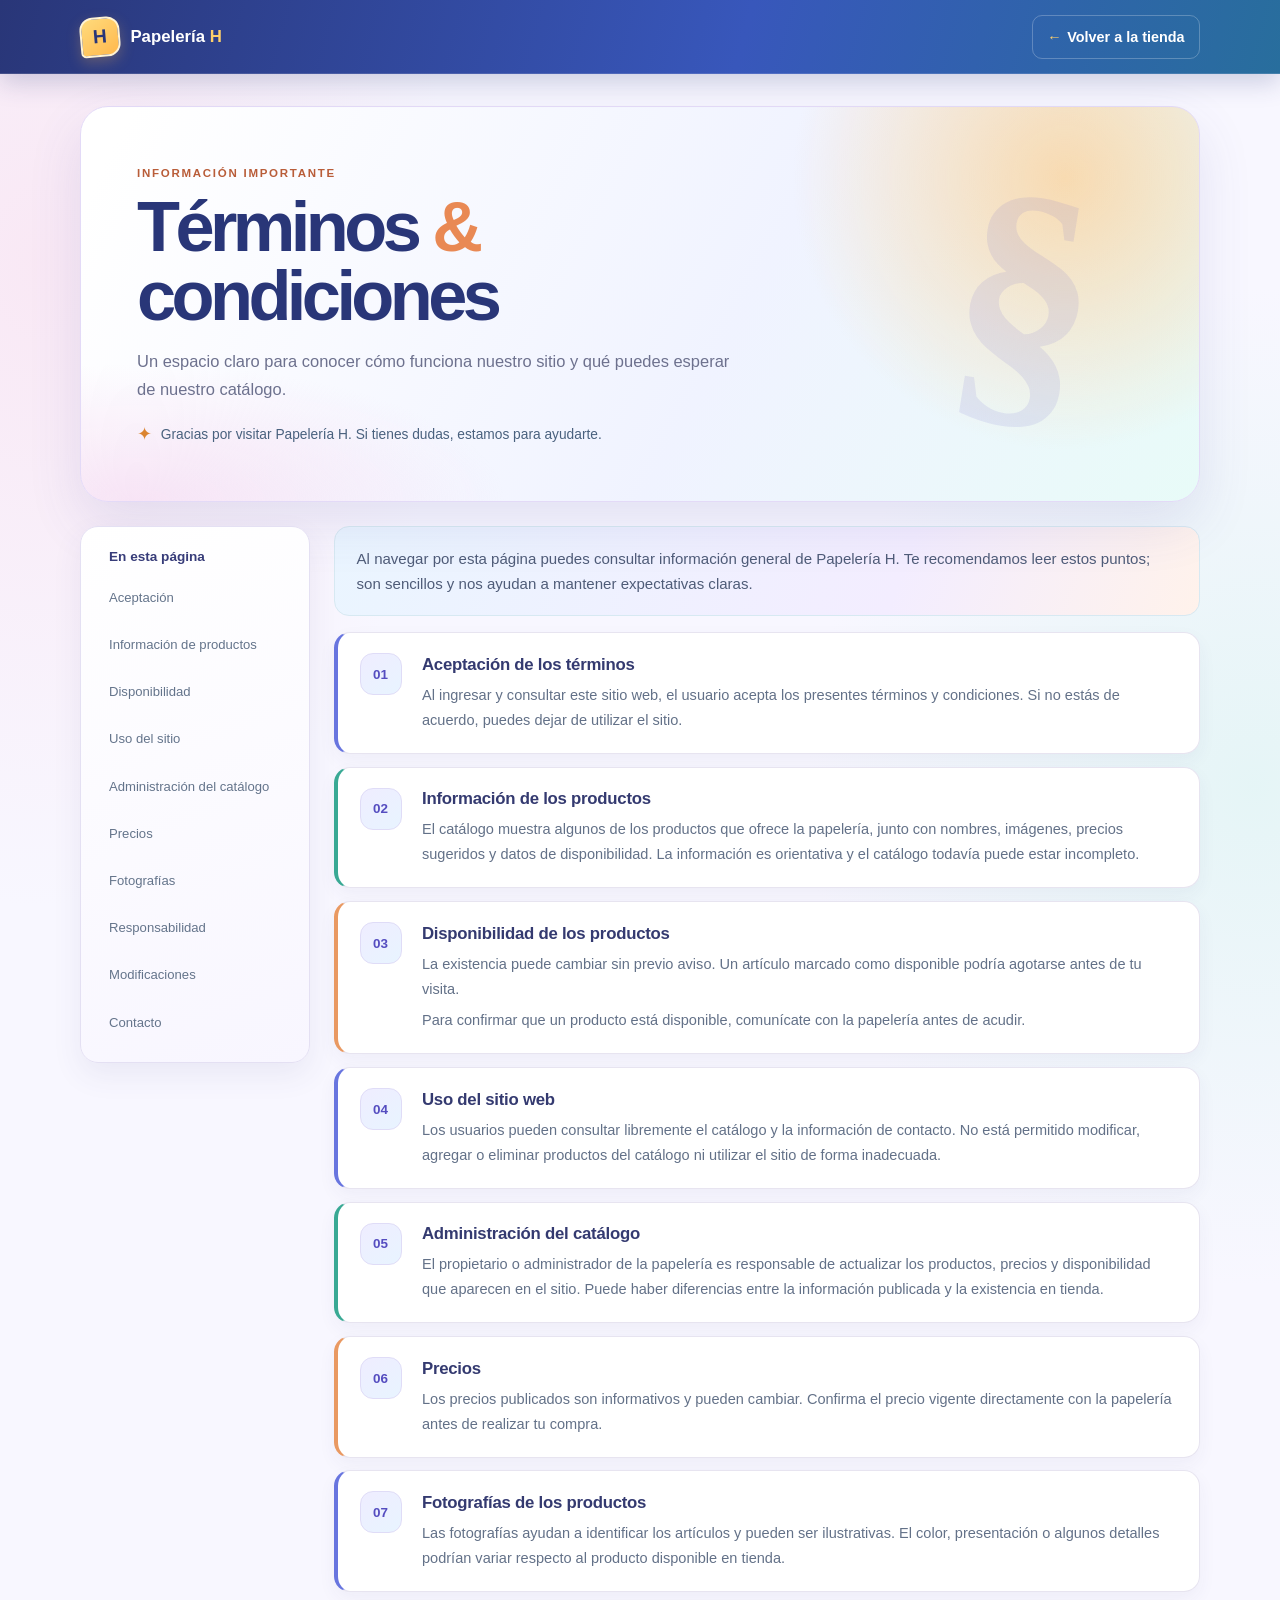
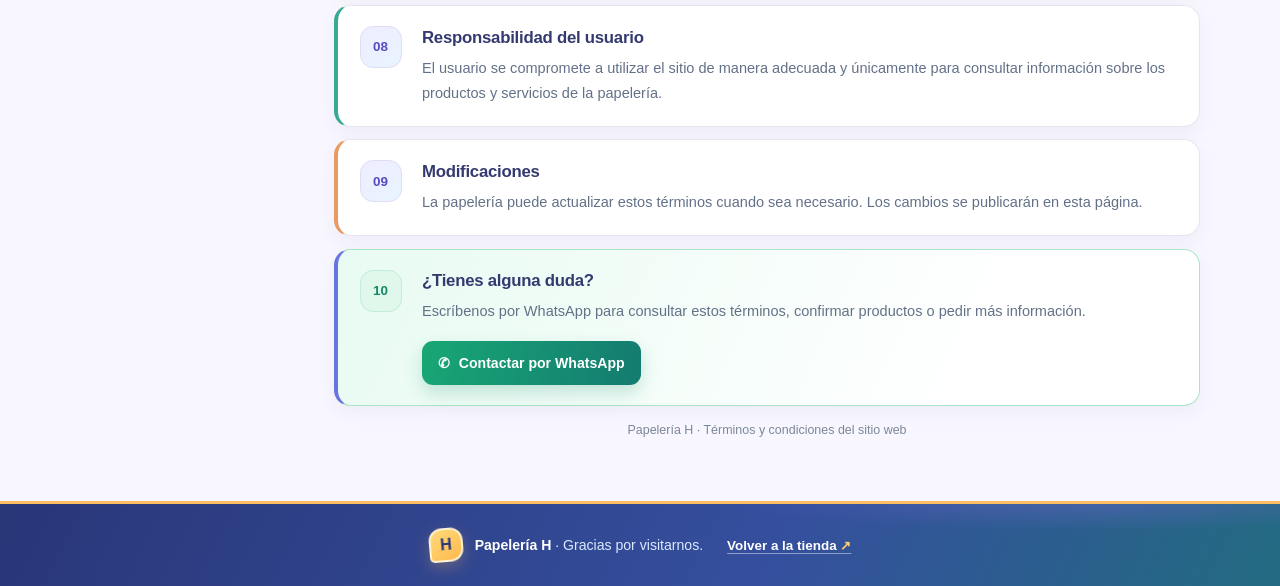
<file: TERMINOS_CONDICIONES.html>
<!DOCTYPE html>
<html lang="es">
<head>
    <meta charset="UTF-8">
    <meta name="viewport" content="width=device-width, initial-scale=1.0">
    <meta name="theme-color" content="#15376b">
    <meta name="description" content="Consulta las condiciones para usar y consultar el catálogo de Papelería H.">
    <link rel="stylesheet" href="estilos.css">
    <title>Términos y condiciones | Papelería H</title>
</head>
<body>
    <header class="barra-superior">
        <a class="marca-terminos" href="index.html" aria-label="Papelería H, regresar al inicio">
            <span class="marca-simbolo" aria-hidden="true">H</span>
            <span>Papelería <strong>H</strong></span>
        </a>
        <a class="regresar-inicio" href="index.html"><span aria-hidden="true">←</span> Volver a la tienda</a>
    </header>

    <main>
        <section class="portada-terminos" aria-labelledby="titulo-terminos">
            <span class="etiqueta-portada">INFORMACIÓN IMPORTANTE</span>
            <h1 id="titulo-terminos">Términos <span>&amp;</span><br>condiciones</h1>
            <p>Un espacio claro para conocer cómo funciona nuestro sitio y qué puedes esperar de nuestro catálogo.</p>
            <div class="nota-portada">
                <span aria-hidden="true">✦</span>
                <span>Gracias por visitar Papelería H. Si tienes dudas, estamos para ayudarte.</span>
            </div>
            <span class="decoracion-portada" aria-hidden="true">§</span>
        </section>

        <div class="contenido-terminos">
            <nav class="indice-terminos" aria-label="Índice de términos">
                <span class="titulo-indice">En esta página</span>
                <a href="#aceptacion">Aceptación</a>
                <a href="#productos">Información de productos</a>
                <a href="#disponibilidad">Disponibilidad</a>
                <a href="#uso">Uso del sitio</a>
                <a href="#catalogo">Administración del catálogo</a>
                <a href="#precios">Precios</a>
                <a href="#fotografias">Fotografías</a>
                <a href="#responsabilidad">Responsabilidad</a>
                <a href="#modificaciones">Modificaciones</a>
                <a href="#contacto">Contacto</a>
            </nav>

            <article class="lista-terminos">
                <p class="introduccion-terminos">Al navegar por esta página puedes consultar información general de Papelería H. Te recomendamos leer estos puntos; son sencillos y nos ayudan a mantener expectativas claras.</p>

                <section class="termino" id="aceptacion">
                    <span class="numero-termino">01</span>
                    <div>
                        <h2>Aceptación de los términos</h2>
                        <p>Al ingresar y consultar este sitio web, el usuario acepta los presentes términos y condiciones. Si no estás de acuerdo, puedes dejar de utilizar el sitio.</p>
                    </div>
                </section>

                <section class="termino" id="productos">
                    <span class="numero-termino">02</span>
                    <div>
                        <h2>Información de los productos</h2>
                        <p>El catálogo muestra algunos de los productos que ofrece la papelería, junto con nombres, imágenes, precios sugeridos y datos de disponibilidad. La información es orientativa y el catálogo todavía puede estar incompleto.</p>
                    </div>
                </section>

                <section class="termino" id="disponibilidad">
                    <span class="numero-termino">03</span>
                    <div>
                        <h2>Disponibilidad de los productos</h2>
                        <p>La existencia puede cambiar sin previo aviso. Un artículo marcado como disponible podría agotarse antes de tu visita.</p>
                        <p>Para confirmar que un producto está disponible, comunícate con la papelería antes de acudir.</p>
                    </div>
                </section>

                <section class="termino" id="uso">
                    <span class="numero-termino">04</span>
                    <div>
                        <h2>Uso del sitio web</h2>
                        <p>Los usuarios pueden consultar libremente el catálogo y la información de contacto. No está permitido modificar, agregar o eliminar productos del catálogo ni utilizar el sitio de forma inadecuada.</p>
                    </div>
                </section>

                <section class="termino" id="catalogo">
                    <span class="numero-termino">05</span>
                    <div>
                        <h2>Administración del catálogo</h2>
                        <p>El propietario o administrador de la papelería es responsable de actualizar los productos, precios y disponibilidad que aparecen en el sitio. Puede haber diferencias entre la información publicada y la existencia en tienda.</p>
                    </div>
                </section>

                <section class="termino" id="precios">
                    <span class="numero-termino">06</span>
                    <div>
                        <h2>Precios</h2>
                        <p>Los precios publicados son informativos y pueden cambiar. Confirma el precio vigente directamente con la papelería antes de realizar tu compra.</p>
                    </div>
                </section>

                <section class="termino" id="fotografias">
                    <span class="numero-termino">07</span>
                    <div>
                        <h2>Fotografías de los productos</h2>
                        <p>Las fotografías ayudan a identificar los artículos y pueden ser ilustrativas. El color, presentación o algunos detalles podrían variar respecto al producto disponible en tienda.</p>
                    </div>
                </section>

                <section class="termino" id="responsabilidad">
                    <span class="numero-termino">08</span>
                    <div>
                        <h2>Responsabilidad del usuario</h2>
                        <p>El usuario se compromete a utilizar el sitio de manera adecuada y únicamente para consultar información sobre los productos y servicios de la papelería.</p>
                    </div>
                </section>

                <section class="termino" id="modificaciones">
                    <span class="numero-termino">09</span>
                    <div>
                        <h2>Modificaciones</h2>
                        <p>La papelería puede actualizar estos términos cuando sea necesario. Los cambios se publicarán en esta página.</p>
                    </div>
                </section>

                <section class="termino termino-contacto" id="contacto">
                    <span class="numero-termino">10</span>
                    <div>
                        <h2>¿Tienes alguna duda?</h2>
                        <p>Escríbenos por WhatsApp para consultar estos términos, confirmar productos o pedir más información.</p>
                        <a class="boton-contacto" href="https://wa.me/5215611342106" target="_blank" rel="noopener noreferrer">
                            <span aria-hidden="true">✆</span> Contactar por WhatsApp
                        </a>
                    </div>
                </section>

                <p class="actualizacion">Papelería H · Términos y condiciones del sitio web</p>
            </article>
        </div>
    </main>

    <footer class="pie-terminos">
        <span class="marca-simbolo" aria-hidden="true">H</span>
        <p><strong>Papelería H</strong> · Gracias por visitarnos.</p>
        <a href="index.html">Volver a la tienda <span aria-hidden="true">↗</span></a>
    </footer>
</body>
</html>
</file>
<file: style.css>
* {
    box-sizing: border-box;
}

:root {
    color-scheme: light;
    --azul-profundo: #15376b;
    --azul: #2456c4;
    --tinta: #172b4d;
    --texto-suave: #66758d;
    --fondo: #f7f8fb;
    --blanco: #fff;
    --acento: #f5a623;
}

html {
    scroll-behavior: smooth;
    scroll-padding-top: 90px;
}

body {
    margin: 0;
    background:
        radial-gradient(ellipse at 5% 10%, rgb(219 234 254 / 38%), transparent 28rem),
        var(--fondo);
    color: var(--tinta);
    font-family: "Segoe UI", "Trebuchet MS", Arial, sans-serif;
    -webkit-font-smoothing: antialiased;
}

.encabezado {
    position: sticky;
    z-index: 20;
    top: 0;
    display: flex;
    align-items: center;
    justify-content: space-between;
    gap: 1rem;
    min-height: 76px;
    padding: 0.8rem clamp(1rem, 5vw, 4rem);
    border-bottom: 1px solid rgb(255 255 255 / 13%);
    background: rgb(21 55 107 / 96%);
    color: #fff;
    box-shadow: 0 8px 24px rgb(15 23 42 / 12%);
    backdrop-filter: blur(14px);
}

.marca {
    display: inline-flex;
    align-items: center;
    gap: 0.65rem;
    color: #fff;
    font-size: 1.15rem;
    font-weight: 650;
    text-decoration: none;
    white-space: nowrap;
}

.marca strong {
    color: #ffd16b;
}

.marca-icono {
    display: grid;
    width: 42px;
    height: 42px;
    place-items: center;
    border: 2px solid rgb(255 255 255 / 75%);
    border-radius: 14px 14px 14px 5px;
    background: #ffd16b;
    color: var(--azul-profundo);
    font-size: 1.25rem;
    font-weight: 900;
    transform: rotate(-5deg);
}

.encabezado nav ul {
    display: flex;
    align-items: center;
    gap: 0.4rem;
    margin: 0;
    padding: 0;
    list-style: none;
}

.encabezado nav a,
.enlace-terminos {
    display: inline-block;
    min-height: 44px;
    padding: 0.65rem 0.85rem;
    border-radius: 10px;
    color: #eff6ff;
    font-size: 0.92rem;
    font-weight: 650;
    text-decoration: none;
    transition: background-color 160ms ease, color 160ms ease;
}

.encabezado nav a:hover,
.enlace-terminos:hover {
    background: rgb(255 255 255 / 15%);
    color: #fff;
}

.enlace-terminos span {
    margin-left: 0.25rem;
    color: #ffd16b;
}

.portada {
    position: relative;
    display: grid;
    grid-template-columns: minmax(0, 1.1fr) minmax(300px, 0.9fr);
    align-items: center;
    gap: clamp(1rem, 5vw, 5rem);
    max-width: 1200px;
    min-height: 440px;
    margin: 2rem auto 1.25rem;
    padding: clamp(2rem, 6vw, 5rem);
    overflow: hidden;
    border: 1px solid #e1e9f5;
    border-radius: 32px;
    background:
        radial-gradient(circle at 90% 15%, rgb(255 216 131 / 48%), transparent 18rem),
        linear-gradient(115deg, #fff 5%, #f1f6ff 100%);
    box-shadow: 0 24px 60px rgb(30 64 120 / 10%);
}

.contenido-portada {
    position: relative;
    z-index: 2;
    animation: subir-portada 650ms ease-out both;
}

.insignia-portada,
.sobrelinea-catalogo {
    color: #b86c00;
    font-size: 0.76rem;
    font-weight: 850;
    letter-spacing: 0.13em;
    text-transform: uppercase;
}

.insignia-portada {
    display: inline-flex;
    align-items: center;
    gap: 0.45rem;
    padding: 0.55rem 0.8rem;
    border: 1px solid #f8d898;
    border-radius: 999px;
    background: #fff8e9;
    letter-spacing: 0.04em;
    text-transform: none;
}

.insignia-portada span {
    color: #e79515;
    font-size: 1.05rem;
}

.contenido-portada h1 {
    max-width: 650px;
    margin: 1rem 0 0.85rem;
    color: #18345e;
    font-size: clamp(2.6rem, 5.2vw, 4.5rem);
    font-weight: 850;
    letter-spacing: -0.065em;
    line-height: 1.03;
}

.contenido-portada h1 span {
    color: #2861c8;
}

.contenido-portada > p {
    max-width: 510px;
    margin: 0;
    color: var(--texto-suave);
    font-size: 1.08rem;
    line-height: 1.75;
}

.boton-portada {
    display: inline-flex;
    align-items: center;
    gap: 1.2rem;
    min-height: 48px;
    margin-top: 1.5rem;
    padding: 0.9rem 1.15rem;
    border: 1px solid #204da8;
    border-radius: 13px;
    background: linear-gradient(110deg, #2456c4, #173f91);
    color: #fff;
    font-weight: 750;
    text-decoration: none;
    box-shadow: 0 10px 22px rgb(36 86 196 / 22%);
    transition: box-shadow 180ms ease, transform 180ms ease;
}

.boton-portada:hover {
    transform: translateY(-3px);
    box-shadow: 0 15px 28px rgb(36 86 196 / 28%);
}

.boton-portada span {
    font-size: 1.2rem;
    transition: transform 180ms ease;
}

.boton-portada:hover span {
    transform: translateY(3px);
}

.resumen-portada {
    display: inline-flex;
    align-items: center;
    gap: 0.7rem;
    margin: 1.6rem 0 0 0.25rem;
    color: #40536f;
}

.resumen-icono {
    display: grid;
    width: 38px;
    height: 38px;
    place-items: center;
    border-radius: 12px;
    background: #e7efff;
    color: #2456c4;
    font-size: 1.25rem;
}

.resumen-portada strong,
.resumen-portada small {
    display: block;
}

.resumen-portada strong {
    color: #18345e;
    font-size: 1.05rem;
}

.resumen-portada small {
    margin-top: 0.1rem;
    color: #718096;
    font-size: 0.78rem;
}

.ilustracion-portada {
    position: relative;
    display: grid;
    min-height: 310px;
    place-items: center;
    animation: flotar-ilustracion 5s ease-in-out infinite;
}

.papel-ilustrado {
    position: relative;
    width: min(270px, 70%);
    height: 300px;
    overflow: hidden;
    border: 1px solid #e5eaf2;
    border-radius: 18px;
    background:
        repeating-linear-gradient(to bottom, transparent 0 41px, #dce8f8 42px 43px),
        #fff;
    box-shadow: 0 22px 45px rgb(35 62 105 / 16%);
    transform: rotate(5deg);
}

.papel-ilustrado::before {
    position: absolute;
    top: 0;
    bottom: 0;
    left: 37px;
    width: 1px;
    background: #ffc8c2;
    content: "";
}

.rayas-papel {
    position: absolute;
    top: 0;
    left: 12px;
    display: grid;
    gap: 22px;
}

.rayas-papel::before,
.rayas-papel::after,
.estrella-papel {
    display: block;
    width: 9px;
    height: 9px;
    border-radius: 50%;
    background: #d7e6fb;
    box-shadow: 0 42px #d7e6fb, 0 84px #d7e6fb, 0 126px #d7e6fb, 0 168px #d7e6fb, 0 210px #d7e6fb;
    content: "";
}

.mensaje-papel {
    position: absolute;
    top: 77px;
    left: 61px;
    color: #2558b3;
    font-size: 2.45rem;
    font-weight: 900;
    letter-spacing: -0.06em;
    line-height: 1.04;
    transform: rotate(-4deg);
}

.estrella-papel {
    position: absolute;
    top: 192px;
    left: 70px;
    width: auto;
    height: auto;
    background: none;
    box-shadow: none;
    color: #f3a623;
    font-size: 2.2rem;
}

.lapiz-ilustrado {
    position: absolute;
    right: 28px;
    bottom: 31px;
    width: 19px;
    height: 138px;
    border: 2px solid #b56911;
    border-radius: 10px 10px 4px 4px;
    background: linear-gradient(90deg, #f8b83f 0 35%, #ffd36d 36% 72%, #f09a28 73%);
    box-shadow: 3px 4px 8px rgb(15 23 42 / 18%);
    transform: rotate(33deg);
}

.lapiz-ilustrado::before {
    position: absolute;
    top: -12px;
    left: 2px;
    width: 11px;
    height: 14px;
    border-radius: 70% 70% 2px 2px;
    background: #e9b888;
    content: "";
}

.burbuja {
    position: absolute;
    color: #f2a526;
}

.burbuja-uno {
    top: 26px;
    left: 10%;
    font-size: 2.1rem;
    animation: girar-suave 8s linear infinite;
}

.burbuja-dos {
    right: 4%;
    bottom: 32px;
    color: #75a5f2;
    font-size: 2.7rem;
}

.encabezado-catalogo {
    display: flex;
    align-items: end;
    justify-content: space-between;
    gap: 1rem;
    max-width: 1200px;
    margin: 2.75rem auto 1.1rem;
    padding: 0 1rem;
    scroll-margin-top: 100px;
}

.encabezado-catalogo h2 {
    margin: 0.35rem 0 0;
    color: #18345e;
    font-size: clamp(1.8rem, 3vw, 2.5rem);
    letter-spacing: -0.05em;
}

.encabezado-catalogo p {
    margin: 0.45rem 0 0;
    color: var(--texto-suave);
}

.contador-catalogo {
    flex: 0 0 auto;
    margin-bottom: 0.25rem;
    padding: 0.55rem 0.8rem;
    border: 1px solid #dce6f6;
    border-radius: 999px;
    background: #fff;
    color: #3e5b85;
    font-size: 0.83rem;
    font-weight: 750;
}

.filtros-rapidos {
    display: flex;
    gap: 0.55rem;
    max-width: 1200px;
    margin: 0 auto 1.25rem;
    padding: 0 1rem 0.35rem;
    overflow-x: auto;
    scrollbar-width: thin;
}

.filtro-rapido {
    flex: 0 0 auto;
    min-height: 44px;
    padding: 0.6rem 0.9rem;
    border: 1px solid #dbe3ef;
    border-radius: 999px;
    background: #fff;
    color: #53647d;
    font: inherit;
    font-size: 0.84rem;
    font-weight: 700;
    cursor: pointer;
    transition: background-color 160ms ease, border-color 160ms ease, color 160ms ease, transform 160ms ease;
}

.filtro-rapido:hover {
    transform: translateY(-1px);
    border-color: #9ab8ed;
    color: #2456c4;
}

.filtro-rapido.activo {
    border-color: #2456c4;
    background: #2456c4;
    color: #fff;
    box-shadow: 0 5px 14px rgb(36 86 196 / 18%);
}

.busqueda {
    display: flex;
    flex-wrap: wrap;
    align-items: center;
    gap: 0.65rem;
    max-width: 1200px;
    margin: 2rem auto 1.25rem;
    padding: 1.1rem;
    border: 1px solid #e2e8f0;
    border-radius: 18px;
    background: #fff;
    box-shadow: 0 10px 28px rgb(15 23 42 / 6%);
}

.busqueda label {
    color: #475569;
    font-size: 0.83rem;
    font-weight: 700;
    white-space: nowrap;
}

.busqueda input,
.busqueda select {
    min-width: 0;
    min-height: 44px;
    padding: 0.6rem 0.75rem;
    border: 1px solid #cbd5e1;
    border-radius: 10px;
    background: #fff;
    color: #1e293b;
    font: inherit;
    font-size: 0.88rem;
}

.busqueda input {
    flex: 1 1 200px;
}

.busqueda select {
    flex: 1 1 135px;
}

.busqueda input:focus,
.busqueda select:focus {
    border-color: #3b82f6;
    outline: 3px solid rgb(59 130 246 / 16%);
}

.busqueda button {
    min-height: 44px;
    touch-action: manipulation;
    padding: 0.6rem 0.9rem;
    border: 1px solid #1d4ed8;
    border-radius: 10px;
    background: #1d4ed8;
    color: #fff;
    font: inherit;
    font-size: 0.88rem;
    font-weight: 700;
    cursor: pointer;
    transition: background-color 160ms ease, transform 160ms ease;
}

.busqueda button:hover {
    transform: translateY(-1px);
    background: #1e40af;
}

#limpiar-busqueda {
    border-color: #cbd5e1;
    background: #f8fafc;
    color: #475569;
}

#limpiar-busqueda:hover {
    background: #e2e8f0;
}

#resultado-busqueda {
    flex: 0 0 100%;
    min-height: 1.2em;
    margin: 0;
    color: #64748b;
    font-size: 0.85rem;
}

.aviso-catalogo {
    max-width: 1100px;
    margin: 1.5rem auto 2rem;
}

.galeria {
    display: grid;
    grid-template-columns: repeat(auto-fill, minmax(min(100%, 220px), 1fr));
    gap: 1.25rem;
    max-width: 1200px;
    margin: 0 auto;
    padding: 0 1rem;
}

.producto {
    display: flex;
    min-width: 0;
    flex-direction: column;
    overflow: hidden;
    border: 1px solid #e2e8f0;
    border-radius: 18px;
    background: #fff;
    box-shadow: 0 8px 22px rgb(15 23 42 / 5%);
    animation: aparecer-producto 480ms both;
    transition: transform 180ms ease, box-shadow 180ms ease, border-color 180ms ease;
}

.producto:hover {
    transform: translateY(-4px);
    border-color: #bfdbfe;
    box-shadow: 0 16px 30px rgb(30 64 175 / 12%);
}

.producto[hidden] {
    display: none;
}

.producto img {
    display: block;
    width: 100%;
    height: 190px;
    padding: 0.8rem;
    object-fit: contain;
    background: linear-gradient(145deg, #f8fafc, #eff6ff);
}

.producto h2 {
    min-height: 3.2em;
    margin: 0;
    padding: 1rem 1rem 0.65rem;
    color: #173b70;
    font-size: 1rem;
    line-height: 1.45;
}

.inventario {
    margin-top: auto;
    padding: 0.2rem 1rem 1rem;
}

.inventario p {
    margin: 0.4rem 0 0;
    color: #64748b;
    font-size: 0.84rem;
    line-height: 1.4;
}

.inventario p:first-child {
    color: #1d4ed8;
    font-size: 1rem;
    font-weight: 800;
}

.inventario p:last-child {
    display: inline-block;
    margin-top: 0.65rem;
    padding: 0.3rem 0.6rem;
    border-radius: 999px;
    background: #dcfce7;
    color: #166534;
    font-size: 0.75rem;
    font-weight: 750;
}

.ubicacion {
    position: relative;
    max-width: 1100px;
    margin: 4rem auto;
    padding: clamp(1.5rem, 4vw, 3rem);
    overflow: hidden;
    border: 1px solid #dbeafe;
    border-radius: 30px;
    background:
        radial-gradient(ellipse at 100% 0, rgb(191 219 254 / 55%), transparent 38%),
        linear-gradient(145deg, #f8fbff, #eef6ff);
    box-shadow: 0 24px 60px rgb(30 64 175 / 12%);
    animation: aparecer-ubicacion 700ms ease-out both;
}

.encabezado-ubicacion {
    position: relative;
    z-index: 1;
    margin-bottom: 2rem;
    text-align: center;
}

.etiqueta-ubicacion {
    display: inline-block;
    margin-bottom: 0.75rem;
    color: #2563eb;
    font-size: 0.75rem;
    font-weight: 800;
    letter-spacing: 0.16em;
}

.encabezado-ubicacion h2 {
    margin: 0;
    color: #102a56;
    font-size: clamp(1.8rem, 4vw, 2.7rem);
    letter-spacing: -0.04em;
}

.encabezado-ubicacion p {
    margin: 0.7rem 0 0;
    color: #64748b;
    font-size: 1.05rem;
}

.contenido-ubicacion {
    display: grid;
    grid-template-columns: minmax(0, 1.45fr) minmax(270px, 0.8fr);
    gap: 1.25rem;
    align-items: stretch;
}

.tarjeta-mapa,
.tarjeta-direccion,
.tarjeta-whatsapp {
    border: 1px solid rgb(219 234 254 / 85%);
    border-radius: 22px;
    background: rgb(255 255 255 / 90%);
    box-shadow: 0 12px 30px rgb(30 64 175 / 8%);
}

.tarjeta-mapa {
    padding: 0.9rem;
    transition: transform 220ms ease, box-shadow 220ms ease;
}

.tarjeta-mapa:hover {
    transform: translateY(-4px);
    box-shadow: 0 18px 38px rgb(30 64 175 / 14%);
}

.barra-mapa {
    display: flex;
    align-items: center;
    justify-content: space-between;
    gap: 0.75rem;
    padding: 0.25rem 0.3rem 0.85rem;
    color: #1e3a8a;
    font-size: 0.88rem;
    font-weight: 750;
}

.barra-mapa > span:first-child {
    display: inline-flex;
    align-items: center;
    gap: 0.5rem;
}

.punto-ubicacion {
    width: 9px;
    height: 9px;
    border-radius: 50%;
    background: #22c55e;
    box-shadow: 0 0 0 4px #dcfce7;
    animation: latido-ubicacion 1.8s ease-in-out infinite;
}

.codigo-postal {
    padding: 0.35rem 0.65rem;
    border-radius: 999px;
    background: #eff6ff;
    color: #475569;
    font-size: 0.75rem;
}

.mapa {
    height: 390px;
    overflow: hidden;
    border-radius: 15px;
    background: #dbeafe;
}

.mapa iframe {
    display: block;
    width: 100%;
    height: 100%;
    border: 0;
}

.enlace-mapa {
    display: flex;
    align-items: center;
    justify-content: space-between;
    margin-top: 0.85rem;
    padding: 0.8rem 1rem;
    border-radius: 12px;
    background: #eff6ff;
    color: #1d4ed8;
    font-weight: 750;
    text-decoration: none;
    transition: background-color 180ms ease, color 180ms ease;
}

.enlace-mapa span {
    font-size: 1.25rem;
    transition: transform 180ms ease;
}

.enlace-mapa:hover {
    background: #dbeafe;
    color: #1e40af;
}

.enlace-mapa:hover span {
    transform: translate(2px, -2px);
}

.tarjetas-contacto {
    display: grid;
    grid-template-rows: 1fr 1fr;
    gap: 1.25rem;
}

.tarjeta-direccion,
.tarjeta-whatsapp {
    padding: 1.5rem;
    transition: transform 220ms ease, box-shadow 220ms ease;
}

.tarjeta-direccion:hover,
.tarjeta-whatsapp:hover {
    transform: translateY(-4px);
    box-shadow: 0 18px 38px rgb(30 64 175 / 13%);
}

.icono-direccion {
    display: grid;
    width: 48px;
    height: 48px;
    margin-bottom: 1rem;
    place-items: center;
    border-radius: 15px;
    background: #eff6ff;
    color: #2563eb;
}

.icono-direccion svg {
    width: 27px;
    height: 27px;
    fill: none;
    stroke: currentColor;
    stroke-linecap: round;
    stroke-linejoin: round;
    stroke-width: 1.8;
}

.titulo-tarjeta {
    color: #102a56;
    font-size: 1.15rem;
    font-weight: 800;
}

.tarjeta-direccion p,
.tarjeta-whatsapp p {
    margin: 0.65rem 0;
    color: #64748b;
    font-size: 0.92rem;
    line-height: 1.65;
}

.dato-secundario {
    display: inline-block;
    margin-top: 0.35rem;
    padding: 0.35rem 0.65rem;
    border-radius: 999px;
    background: #f1f5f9;
    color: #475569;
    font-size: 0.75rem;
    font-weight: 700;
}

.tarjeta-whatsapp {
    position: relative;
    overflow: hidden;
    border-color: #a7f3d0;
    background: linear-gradient(145deg, #ecfdf5 0%, #fff 72%);
}

.tarjeta-whatsapp::after {
    position: absolute;
    top: -45px;
    right: -38px;
    width: 140px;
    height: 140px;
    border: 20px solid rgb(34 197 94 / 7%);
    border-radius: 50%;
    content: "";
    pointer-events: none;
}

.etiqueta-whatsapp {
    color: #15803d;
    font-size: 0.75rem;
    font-weight: 800;
    letter-spacing: 0.08em;
    text-transform: uppercase;
}

.tarjeta-whatsapp h3 {
    margin: 0.45rem 0 0;
    color: #166534;
    font-size: 1.55rem;
    letter-spacing: -0.03em;
}

.boton-whatsapp {
    position: relative;
    z-index: 1;
    display: flex;
    align-items: center;
    gap: 0.75rem;
    margin-top: 1.1rem;
    padding: 0.65rem 0.85rem;
    border: 1px solid #16a34a;
    border-radius: 16px;
    background: linear-gradient(110deg, #16a34a, #15803d);
    color: #fff;
    font-size: 0.88rem;
    font-weight: 800;
    text-decoration: none;
    box-shadow: 0 8px 20px rgb(21 128 61 / 20%);
    transition: box-shadow 180ms ease, transform 180ms ease, filter 180ms ease;
}

.boton-whatsapp:hover {
    transform: translateY(-2px);
    filter: brightness(1.05);
    box-shadow: 0 12px 24px rgb(21 128 61 / 30%);
}

.icono-whatsapp {
    width: 31px;
    height: 31px;
    flex: 0 0 auto;
}

.flecha-whatsapp {
    margin-left: auto;
    font-size: 1.15rem;
    transition: transform 180ms ease;
}

.boton-whatsapp:hover .flecha-whatsapp {
    transform: translate(2px, -2px);
}

.ubicacion a:focus-visible {
    outline: 3px solid #f59e0b;
    outline-offset: 4px;
}

@keyframes aparecer-ubicacion {
    from {
        opacity: 0;
        transform: translateY(18px);
    }

    to {
        opacity: 1;
        transform: translateY(0);
    }
}

@keyframes subir-portada {
    from {
        opacity: 0;
        transform: translateY(16px);
    }

    to {
        opacity: 1;
        transform: translateY(0);
    }
}

@keyframes aparecer-producto {
    from {
        opacity: 0;
        transform: translateY(12px);
    }

    to {
        opacity: 1;
        transform: translateY(0);
    }
}

@keyframes flotar-ilustracion {
    50% {
        transform: translateY(-9px);
    }
}

@keyframes girar-suave {
    to {
        transform: rotate(360deg);
    }
}

@keyframes latido-ubicacion {
    50% {
        box-shadow: 0 0 0 7px rgb(220 252 231 / 55%);
    }
}

@media (prefers-reduced-motion: reduce) {
    html {
        scroll-behavior: auto;
    }

    .portada *,
    .producto,
    .ubicacion,
    .ubicacion *,
    .ubicacion *::before,
    .ubicacion *::after {
        animation-duration: 0.01ms !important;
        animation-iteration-count: 1 !important;
        scroll-behavior: auto !important;
        transition-duration: 0.01ms !important;
    }
}

@media (max-width: 760px) {
    .encabezado {
        justify-content: space-between;
        flex-wrap: wrap;
        gap: 0.5rem 1rem;
        padding: 1rem;
    }

    .encabezado nav {
        order: 1;
        width: 100%;
    }

    .encabezado nav ul {
        justify-content: center;
        flex-wrap: wrap;
    }

    .portada {
        grid-template-columns: minmax(0, 1fr);
        min-height: 0;
        margin: 1.25rem 1rem;
        padding: 2rem;
        border-radius: 25px;
    }

    .contenido-portada h1 {
        max-width: 700px;
        font-size: clamp(2.4rem, 6vw, 3.8rem);
    }

    .ilustracion-portada {
        min-height: 220px;
        margin-top: 0.5rem;
    }

    .papel-ilustrado {
        width: 220px;
        height: 220px;
    }

    .mensaje-papel {
        top: 57px;
        left: 52px;
        font-size: 2rem;
    }

    .estrella-papel {
        top: 155px;
        left: 60px;
    }

    .lapiz-ilustrado {
        right: 24px;
        bottom: 20px;
        height: 110px;
    }

    .busqueda {
        margin: 1.25rem 1rem;
    }

    .encabezado-catalogo {
        margin-top: 2.25rem;
    }

    .filtros-rapidos {
        margin-bottom: 1rem;
    }

    .galeria {
        grid-template-columns: repeat(auto-fill, minmax(min(100%, 190px), 1fr));
        gap: 1rem;
    }

    .ubicacion {
        margin: 2.5rem 1rem;
        border-radius: 24px;
    }

    .contenido-ubicacion {
        grid-template-columns: 1fr;
    }

    .mapa {
        height: 320px;
    }

    .tarjetas-contacto {
        grid-template-columns: repeat(2, minmax(0, 1fr));
        grid-template-rows: auto;
    }
}

@media (max-width: 520px) {
    .encabezado {
        min-height: 0;
        padding: 0.65rem 0.85rem;
    }

    .marca {
        font-size: 1rem;
    }

    .marca-icono {
        width: 36px;
        height: 36px;
    }

    .enlace-terminos {
        padding: 0.5rem 0.6rem;
        font-size: 0.76rem;
    }

    .portada {
        display: block;
        min-height: 0;
        margin: 1rem 0.75rem;
        padding: 1.6rem 1.35rem 0;
        border-radius: 22px;
    }

    .contenido-portada h1 {
        max-width: 440px;
        margin-top: 0.85rem;
        font-size: clamp(2.45rem, 11vw, 3.4rem);
    }

    .contenido-portada > p {
        font-size: 0.96rem;
    }

    .boton-portada {
        margin-top: 1.15rem;
    }

    .resumen-portada {
        margin-top: 1.1rem;
    }

    .ilustracion-portada {
        min-height: 235px;
        margin-top: 0.5rem;
    }

    .papel-ilustrado {
        width: 205px;
        height: 215px;
    }

    .mensaje-papel {
        top: 60px;
        left: 52px;
        font-size: 2rem;
    }

    .lapiz-ilustrado {
        right: 24px;
        bottom: 20px;
        height: 110px;
    }

    .estrella-papel {
        top: 155px;
        left: 58px;
    }

    .encabezado-catalogo {
        align-items: flex-start;
        flex-direction: column;
        gap: 0.75rem;
        margin: 2rem 0 1rem;
    }

    .encabezado-catalogo p {
        font-size: 0.9rem;
    }

    .sobrelinea-catalogo {
        font-size: 0.66rem;
    }

    .ubicacion {
        margin: 1.5rem 0.75rem;
        padding: 1.35rem 1rem;
        border-radius: 20px;
    }

    .encabezado-ubicacion {
        margin-bottom: 1.35rem;
    }

    .encabezado-ubicacion p {
        font-size: 0.95rem;
    }

    .tarjeta-mapa {
        padding: 0.65rem;
        border-radius: 17px;
    }

    .mapa {
        height: 270px;
    }

    .tarjetas-contacto {
        grid-template-columns: 1fr;
        gap: 0.9rem;
    }

    .tarjeta-direccion,
    .tarjeta-whatsapp {
        padding: 1.2rem;
    }
}

.aviso-catalogo {
    display: flex;
    align-items: flex-start;
    gap: 0.9rem;
    max-width: 1050px;
    margin: 1.5rem auto 2rem;
    padding: 1rem 1.25rem;
    border: 1px solid #fde68a;
    border-radius: 16px;
    background: linear-gradient(110deg, #fffbeb, #fff7ed);
    box-shadow: 0 8px 22px rgb(180 83 9 / 7%);
    color: #78350f;
}

.icono-aviso {
    display: grid;
    width: 34px;
    height: 34px;
    flex: 0 0 auto;
    place-items: center;
    border-radius: 11px;
    background: #fef3c7;
    color: #d97706;
    font-size: 1.15rem;
}

.aviso-catalogo p {
    margin: 0;
    font-size: 0.93rem;
    line-height: 1.6;
}

.aviso-catalogo strong {
    color: #92400e;
}

.pie-pagina {
    margin-top: 3rem;
    padding: 2rem 1.5rem;
    border-top: 1px solid #dbeafe;
    background: linear-gradient(135deg, #102a56, #1e3a8a);
    color: #dbeafe;
    text-align: center;
}

.pie-pagina p {
    margin: 0.35rem auto;
    max-width: 700px;
    line-height: 1.6;
}

.pie-pagina p:first-child {
    color: #fff;
    font-size: 1.05rem;
}

.pie-pagina p:last-child {
    color: #bfdbfe;
    font-size: 0.88rem;
}

@media (max-width: 600px) {
    .encabezado > .enlace-terminos {
        padding: 0.45rem 0.65rem;
        font-size: 0.82rem;
    }

    .busqueda {
        align-items: stretch;
        gap: 0.55rem;
        padding: 0.9rem;
    }

    .busqueda label {
        flex: 1 0 100%;
        margin-top: 0.25rem;
    }

    .busqueda input,
    .busqueda select {
        flex: 1 1 100%;
        width: 100%;
    }

    .busqueda button {
        flex: 1 1 calc(50% - 0.55rem);
    }

    .galeria {
        grid-template-columns: repeat(2, minmax(0, 1fr));
        gap: 0.75rem;
        padding: 0 0.75rem;
    }

    .producto {
        border-radius: 14px;
    }

    .producto img {
        height: 145px;
        padding: 0.55rem;
    }

    .producto h2 {
        min-height: 0;
        padding: 0.75rem 0.7rem 0.45rem;
        font-size: 0.88rem;
    }

    .inventario {
        padding: 0.15rem 0.7rem 0.8rem;
    }

    .inventario p {
        font-size: 0.76rem;
    }

    .inventario p:first-child {
        font-size: 0.88rem;
    }

    .aviso-catalogo {
        margin: 1rem;
        padding: 0.9rem;
    }

    .aviso-catalogo p {
        font-size: 0.88rem;
    }

    .pie-pagina {
        padding: 1.5rem 1rem;
    }

}

@media (max-width: 360px) {
    .galeria {
        grid-template-columns: 1fr;
    }

    .producto img {
        height: 190px;
    }
}

:root {
    --azul-profundo: #263574;
    --azul: #435fe0;
    --acento: #ffb84d;
    --tinta: #243052;
    --texto-suave: #69758f;
    --fondo: #f8f7ff;
}

body {
    background:
        radial-gradient(ellipse at 2% 16%, rgb(253 224 238 / 46%), transparent 25rem),
        radial-gradient(ellipse at 96% 40%, rgb(204 245 238 / 40%), transparent 28rem),
        #f8f7ff;
}

.encabezado {
    border-bottom-color: rgb(255 255 255 / 18%);
    background: linear-gradient(105deg, #293678 0%, #3857bb 58%, #286e9d 100%);
    box-shadow: 0 8px 26px rgb(42 56 119 / 22%);
}

.marca-icono {
    border-color: #fff3d4;
    background: linear-gradient(145deg, #ffdb7c, #ffb84d);
    box-shadow: 0 5px 14px rgb(255 184 77 / 25%);
}

.encabezado nav a:hover,
.enlace-terminos:hover {
    background: rgb(255 255 255 / 17%);
}

.portada {
    border-color: #e7def9;
    background:
        radial-gradient(circle at 88% 18%, rgb(255 205 133 / 65%), transparent 17rem),
        radial-gradient(ellipse at 5% 100%, rgb(245 208 237 / 55%), transparent 23rem),
        linear-gradient(118deg, #fff 4%, #f0f3ff 58%, #e8fbf8 100%);
    box-shadow: 0 24px 60px rgb(74 74 157 / 13%);
}

.insignia-portada {
    border-color: #f7d58b;
    background: linear-gradient(100deg, #fff8df, #fff0dc);
    color: #9c5700;
}

.contenido-portada h1 span {
    background: linear-gradient(90deg, #465bdb, #9259c7 58%, #e36d82);
    background-clip: text;
    -webkit-text-fill-color: transparent;
}

.boton-portada {
    border-color: #414fc0;
    background: linear-gradient(110deg, #4d5cdb, #704bc4);
    box-shadow: 0 10px 24px rgb(89 76 196 / 25%);
}

.boton-portada:hover {
    box-shadow: 0 15px 30px rgb(89 76 196 / 34%);
}

.resumen-icono {
    background: #e9e7ff;
    color: #5e51c9;
}

.papel-ilustrado {
    border-color: #e9dcf5;
    background:
        repeating-linear-gradient(to bottom, transparent 0 41px, #dce8f8 42px 43px),
        linear-gradient(145deg, #fff, #fff9fd);
}

.mensaje-papel {
    color: #6654c6;
}

.encabezado-catalogo h2 {
    color: #263574;
}

.sobrelinea-catalogo {
    color: #bf5b36;
}

.contador-catalogo {
    border-color: #e7def9;
    background: linear-gradient(110deg, #fff, #f3f0ff);
    color: #5b4aa8;
}

.filtro-rapido {
    border-color: #e1def2;
    background: #fff;
    color: #59627c;
}

.filtro-rapido:hover {
    border-color: #a9a0ed;
    background: #f6f3ff;
    color: #5145bd;
}

.filtro-rapido.activo {
    border-color: #5756cf;
    background: linear-gradient(110deg, #5b5bd6, #7951c4);
    box-shadow: 0 6px 16px rgb(91 81 198 / 25%);
}

.busqueda {
    border-color: #e4def5;
    background: linear-gradient(135deg, #fff, #fbfaff);
    box-shadow: 0 12px 30px rgb(65 59 126 / 8%);
}

.busqueda input:focus,
.busqueda select:focus {
    border-color: #7669db;
    outline-color: rgb(118 105 219 / 20%);
}

.busqueda button {
    border-color: #4b5acb;
    background: linear-gradient(110deg, #4d5fd5, #684fc2);
}

.busqueda button:hover {
    background: linear-gradient(110deg, #3f4eb9, #5940ad);
}

#limpiar-busqueda {
    border-color: #f0d7c8;
    background: #fff8f2;
    color: #9e573d;
}

#limpiar-busqueda:hover {
    background: #ffede1;
}

.aviso-catalogo {
    border-color: #f5d894;
    background: linear-gradient(110deg, #fff8dc, #fff0e8 55%, #fff8ef);
    box-shadow: 0 9px 24px rgb(194 121 32 / 10%);
}

.icono-aviso {
    background: linear-gradient(145deg, #ffe9a8, #ffd8bd);
    color: #c76b2c;
}

.galeria {
    gap: 1.35rem;
}

.producto {
    position: relative;
    border-color: #e7e5f1;
    box-shadow: 0 9px 24px rgb(55 61 113 / 7%);
}

.producto::before {
    position: absolute;
    z-index: 1;
    top: 0;
    right: 0;
    left: 0;
    height: 5px;
    background: var(--color-producto, #5a69d6);
    content: "";
}

.producto:nth-child(5n + 1) {
    --color-producto: #5471df;
}

.producto:nth-child(5n + 2) {
    --color-producto: #35a997;
}

.producto:nth-child(5n + 3) {
    --color-producto: #e88973;
}

.producto:nth-child(5n + 4) {
    --color-producto: #9a69cf;
}

.producto:nth-child(5n) {
    --color-producto: #e4a734;
}

.producto:hover {
    border-color: var(--color-producto);
    box-shadow: 0 17px 32px rgb(55 61 113 / 14%);
}

.producto img {
    background:
        radial-gradient(circle at 85% 12%, color-mix(in srgb, var(--color-producto) 17%, transparent), transparent 7rem),
        linear-gradient(145deg, #fff, #f7f5ff);
}

.producto h2 {
    color: #303963;
}

.inventario p:first-child {
    color: #514db8;
}

.inventario p:last-child {
    background: #e1f7ed;
    color: #167451;
}

.ubicacion {
    border-color: #deddf7;
    background:
        radial-gradient(ellipse at 100% 0, rgb(255 204 169 / 43%), transparent 35%),
        radial-gradient(ellipse at 0 100%, rgb(203 239 235 / 52%), transparent 40%),
        linear-gradient(145deg, #f9f7ff, #f1f8ff);
    box-shadow: 0 24px 60px rgb(83 69 151 / 13%);
}

.encabezado-ubicacion h2 {
    color: #343879;
}

.etiqueta-ubicacion {
    color: #ba603e;
}

.tarjeta-mapa,
.tarjeta-direccion,
.tarjeta-whatsapp {
    border-color: #e4e0f3;
    box-shadow: 0 12px 30px rgb(67 67 133 / 9%);
}

.barra-mapa {
    color: #424a9b;
}

.codigo-postal,
.enlace-mapa {
    background: #efedff;
    color: #5549bb;
}

.enlace-mapa:hover {
    background: #e4e0ff;
    color: #4034a0;
}

.icono-direccion {
    background: #e8f7f5;
    color: #238d84;
}

.tarjeta-whatsapp {
    border-color: #a8e4c5;
    background: linear-gradient(145deg, #e6fbf1, #fff 76%);
}

.pie-pagina {
    border-top: 3px solid #ffbd62;
    background:
        radial-gradient(ellipse at 85% 0, rgb(116 105 210 / 35%), transparent 22rem),
        linear-gradient(115deg, #293678, #354f9e 60%, #236b81);
}

.pie-pagina p:last-child {
    max-height: 0;
    margin-block: 0;
    overflow: hidden;
    opacity: 0;
    transform: translateY(6px);
    transition: max-height 220ms ease, margin 220ms ease, opacity 180ms ease, transform 180ms ease;
}

.pie-pagina:hover p:last-child,
.pie-pagina:focus-within p:last-child {
    max-height: 4rem;
    margin-block: 0.35rem;
    opacity: 1;
    transform: translateY(0);
}

@media (hover: none) {
    .pie-pagina p:last-child {
        max-height: 4rem;
        margin-block: 0.35rem;
        opacity: 1;
        transform: none;
    }
}

@media (max-width: 600px) {
    .galeria {
        gap: 0.75rem;
    }

    .producto img {
        background:
            radial-gradient(circle at 85% 12%, color-mix(in srgb, var(--color-producto) 17%, transparent), transparent 6rem),
            linear-gradient(145deg, #fff, #f7f5ff);
    }
}
</file>
<file: estilos.css>
:root {
    color-scheme: light;
    --azul-profundo: #15376b;
    --azul: #2456c4;
    --tinta: #172b4d;
    --suave: #65758d;
    --fondo: #f5f7fb;
    --borde: #e2e8f0;
    --verde: #168344;
}

* {
    box-sizing: border-box;
}

html {
    scroll-behavior: smooth;
    scroll-padding-top: 100px;
}

body {
    margin: 0;
    background:
        radial-gradient(ellipse at 4% 12%, rgb(219 234 254 / 55%), transparent 28rem),
        var(--fondo);
    color: var(--tinta);
    font-family: "Segoe UI", "Trebuchet MS", Arial, sans-serif;
    -webkit-font-smoothing: antialiased;
}

.barra-superior {
    position: sticky;
    z-index: 5;
    top: 0;
    display: flex;
    align-items: center;
    justify-content: space-between;
    min-height: 74px;
    padding: 0.75rem max(1.25rem, calc((100% - 1120px) / 2));
    border-bottom: 1px solid rgb(255 255 255 / 13%);
    background: rgb(21 55 107 / 96%);
    box-shadow: 0 8px 24px rgb(15 23 42 / 12%);
    backdrop-filter: blur(14px);
}

.marca-terminos {
    display: inline-flex;
    align-items: center;
    gap: 0.65rem;
    color: #fff;
    font-size: 1.05rem;
    font-weight: 650;
    text-decoration: none;
}

.marca-terminos strong {
    color: #ffd16b;
}

.marca-simbolo {
    display: grid;
    width: 40px;
    height: 40px;
    place-items: center;
    border: 2px solid rgb(255 255 255 / 75%);
    border-radius: 13px 13px 13px 5px;
    background: #ffd16b;
    color: var(--azul-profundo);
    font-size: 1.2rem;
    font-weight: 900;
    transform: rotate(-5deg);
}

.regresar-inicio {
    display: inline-flex;
    min-height: 44px;
    align-items: center;
    padding: 0.65rem 0.9rem;
    border: 1px solid rgb(255 255 255 / 24%);
    border-radius: 10px;
    color: #fff;
    font-size: 0.9rem;
    font-weight: 700;
    text-decoration: none;
    transition: background-color 160ms ease, transform 160ms ease;
}

.regresar-inicio:hover {
    transform: translateX(-2px);
    background: rgb(255 255 255 / 12%);
}

.regresar-inicio span {
    margin-right: 0.35rem;
    color: #ffd16b;
}

.portada-terminos {
    position: relative;
    max-width: 1120px;
    min-height: 310px;
    margin: 2rem auto 1.5rem;
    padding: clamp(2rem, 5vw, 3.5rem);
    overflow: hidden;
    border: 1px solid #dce7f8;
    border-radius: 28px;
    background:
        radial-gradient(circle at 87% 35%, rgb(255 209 107 / 26%), transparent 15rem),
        linear-gradient(115deg, #fff, #edf4ff);
    box-shadow: 0 20px 50px rgb(30 64 120 / 9%);
    animation: entrada-suave 550ms ease-out both;
}

.etiqueta-portada {
    display: inline-block;
    margin-bottom: 0.8rem;
    color: #a45b08;
    font-size: 0.72rem;
    font-weight: 850;
    letter-spacing: 0.15em;
}

.portada-terminos h1 {
    position: relative;
    z-index: 1;
    margin: 0;
    color: #17345f;
    font-size: clamp(2.6rem, 6vw, 4.4rem);
    font-weight: 850;
    letter-spacing: -0.065em;
    line-height: 0.99;
}

.portada-terminos h1 span {
    color: #e6a325;
}

.portada-terminos > p {
    position: relative;
    z-index: 1;
    max-width: 600px;
    margin: 1rem 0 0;
    color: var(--suave);
    font-size: 1.03rem;
    line-height: 1.7;
}

.nota-portada {
    position: relative;
    z-index: 1;
    display: flex;
    align-items: center;
    gap: 0.55rem;
    max-width: 600px;
    margin-top: 1.25rem;
    color: #49617e;
    font-size: 0.86rem;
}

.nota-portada span:first-child {
    color: #d78c14;
    font-size: 1.15rem;
}

.decoracion-portada {
    position: absolute;
    top: 50%;
    right: 9%;
    color: rgb(36 86 196 / 8%);
    font-family: Georgia, serif;
    font-size: 18rem;
    font-weight: 700;
    line-height: 1;
    transform: translateY(-53%) rotate(9deg);
    user-select: none;
}

.contenido-terminos {
    display: grid;
    grid-template-columns: 230px minmax(0, 1fr);
    gap: 1.5rem;
    align-items: start;
    max-width: 1120px;
    margin: 0 auto 4rem;
}

.indice-terminos {
    position: sticky;
    top: 94px;
    display: grid;
    gap: 0.2rem;
    padding: 1.1rem;
    border: 1px solid var(--borde);
    border-radius: 18px;
    background: #fff;
    box-shadow: 0 10px 28px rgb(15 23 42 / 5%);
}

.titulo-indice {
    padding: 0.25rem 0.65rem 0.55rem;
    color: #213d65;
    font-size: 0.85rem;
    font-weight: 800;
}

.indice-terminos a {
    display: flex;
    min-height: 44px;
    align-items: center;
    padding: 0.55rem 0.65rem;
    border-radius: 8px;
    color: #64748b;
    font-size: 0.82rem;
    line-height: 1.35;
    text-decoration: none;
    transition: background-color 150ms ease, color 150ms ease, padding 150ms ease;
}

.indice-terminos a:hover {
    padding-left: 0.85rem;
    background: #eff5ff;
    color: #2456c4;
}

.lista-terminos {
    min-width: 0;
}

.introduccion-terminos {
    margin: 0 0 1rem;
    padding: 1.15rem 1.35rem;
    border: 1px solid #dce7f8;
    border-radius: 15px;
    background: #edf4ff;
    color: #435873;
    font-size: 0.94rem;
    line-height: 1.7;
}

.termino {
    display: grid;
    grid-template-columns: 48px minmax(0, 1fr);
    gap: 0.9rem;
    margin-bottom: 0.8rem;
    padding: 1.25rem 1.35rem;
    border: 1px solid var(--borde);
    border-radius: 16px;
    background: #fff;
    box-shadow: 0 5px 16px rgb(15 23 42 / 3%);
    scroll-margin-top: 95px;
    transition: transform 170ms ease, border-color 170ms ease, box-shadow 170ms ease;
    animation: entrada-suave 450ms ease-out both;
}

.termino:hover {
    transform: translateY(-2px);
    border-color: #cbdcf5;
    box-shadow: 0 12px 26px rgb(30 64 120 / 8%);
}

.numero-termino {
    display: grid;
    width: 42px;
    height: 42px;
    place-items: center;
    border: 1px solid #dce8fb;
    border-radius: 13px;
    background: #eff5ff;
    color: #2456c4;
    font-size: 0.84rem;
    font-weight: 850;
}

.termino h2 {
    margin: 0.1rem 0 0.5rem;
    color: #1b355b;
    font-size: 1.05rem;
    letter-spacing: -0.015em;
}

.termino p {
    margin: 0.4rem 0 0;
    color: #637188;
    font-size: 0.91rem;
    line-height: 1.72;
}

.termino-contacto {
    border-color: #bce7cb;
    background: linear-gradient(115deg, #f0fbf4, #fff);
}

.termino-contacto .numero-termino {
    border-color: #c8edd4;
    background: #e3f7e9;
    color: #168344;
}

.boton-contacto {
    display: inline-flex;
    align-items: center;
    gap: 0.55rem;
    min-height: 44px;
    margin-top: 1rem;
    padding: 0.75rem 1rem;
    border-radius: 11px;
    background: var(--verde);
    color: #fff;
    font-size: 0.88rem;
    font-weight: 750;
    text-decoration: none;
    box-shadow: 0 7px 16px rgb(22 131 68 / 18%);
    transition: background-color 160ms ease, transform 160ms ease, box-shadow 160ms ease;
}

.boton-contacto:hover {
    transform: translateY(-2px);
    background: #116b38;
    box-shadow: 0 10px 20px rgb(22 131 68 / 25%);
}

.actualizacion {
    margin: 1.1rem 0 0;
    color: #7b8798;
    font-size: 0.78rem;
    text-align: center;
}

.pie-terminos {
    display: flex;
    align-items: center;
    justify-content: center;
    gap: 0.75rem;
    padding: 1.5rem 1rem;
    border-top: 1px solid rgb(255 255 255 / 14%);
    background: linear-gradient(120deg, #102a56, #1e3a8a);
    color: #dbeafe;
}

.pie-terminos .marca-simbolo {
    width: 34px;
    height: 34px;
    font-size: 1rem;
}

.pie-terminos p {
    margin: 0;
    font-size: 0.88rem;
}

.pie-terminos strong {
    color: #fff;
}

.pie-terminos > a {
    margin-left: 0.75rem;
    color: #fff;
    font-size: 0.84rem;
    font-weight: 700;
    text-decoration-color: rgb(255 255 255 / 45%);
    text-underline-offset: 3px;
}

.pie-terminos > a span {
    color: #ffd16b;
}

a:focus-visible {
    outline: 3px solid #f59e0b;
    outline-offset: 3px;
}

@keyframes entrada-suave {
    from {
        opacity: 0;
        transform: translateY(12px);
    }

    to {
        opacity: 1;
        transform: translateY(0);
    }
}

@media (prefers-reduced-motion: reduce) {
    html {
        scroll-behavior: auto;
    }

    *,
    *::before,
    *::after {
        animation-duration: 0.01ms !important;
        animation-iteration-count: 1 !important;
        scroll-behavior: auto !important;
        transition-duration: 0.01ms !important;
    }
}

@media (max-width: 760px) {
    .portada-terminos,
    .contenido-terminos {
        margin-right: 1rem;
        margin-left: 1rem;
    }

    .contenido-terminos {
        grid-template-columns: 1fr;
        gap: 1rem;
    }

    .indice-terminos {
        position: static;
        grid-template-columns: repeat(2, minmax(0, 1fr));
    }

    .titulo-indice {
        grid-column: 1 / -1;
    }
}

@media (max-width: 480px) {
    .barra-superior {
        min-height: 64px;
        padding: 0.6rem 0.85rem;
    }

    .marca-terminos {
        gap: 0.45rem;
        font-size: 0.92rem;
    }

    .marca-simbolo {
        width: 35px;
        height: 35px;
    }

    .regresar-inicio {
        padding: 0.55rem 0.65rem;
        font-size: 0.78rem;
    }

    .portada-terminos {
        min-height: 0;
        margin-top: 1rem;
        padding: 1.6rem 1.25rem;
        border-radius: 21px;
    }

    .portada-terminos h1 {
        font-size: clamp(2.55rem, 12vw, 3.5rem);
    }

    .portada-terminos > p {
        font-size: 0.94rem;
    }

    .decoracion-portada {
        top: 18%;
        right: 5%;
        font-size: 11rem;
    }

    .contenido-terminos {
        margin-top: 1rem;
        margin-bottom: 2.5rem;
    }

    .indice-terminos {
        padding: 0.8rem;
    }

    .indice-terminos a {
        font-size: 0.76rem;
    }

    .termino {
        grid-template-columns: 36px minmax(0, 1fr);
        gap: 0.7rem;
        padding: 1rem;
    }

    .numero-termino {
        width: 34px;
        height: 34px;
        border-radius: 10px;
        font-size: 0.74rem;
    }

    .termino h2 {
        font-size: 0.98rem;
    }

    .termino p {
        font-size: 0.87rem;
    }

    .pie-terminos {
        flex-wrap: wrap;
        gap: 0.55rem;
        padding: 1.25rem 0.8rem;
    }

    .pie-terminos p {
        font-size: 0.8rem;
    }

    .pie-terminos > a {
        flex-basis: 100%;
        margin: 0.25rem 0 0;
        text-align: center;
    }
}

:root {
    --azul-profundo: #293678;
    --azul: #4d5fd5;
    --tinta: #282f59;
    --suave: #6d718e;
    --fondo: #f8f7ff;
    --borde: #e4e0f3;
    --verde: #168b68;
}

body {
    background:
        radial-gradient(ellipse at 3% 12%, rgb(250 214 232 / 45%), transparent 26rem),
        radial-gradient(ellipse at 98% 36%, rgb(203 242 234 / 42%), transparent 28rem),
        #f8f7ff;
}

.barra-superior {
    background: linear-gradient(105deg, #293678 0%, #3857bb 58%, #286e9d 100%);
    box-shadow: 0 8px 26px rgb(42 56 119 / 22%);
}

.marca-simbolo {
    border-color: #fff3d4;
    background: linear-gradient(145deg, #ffdb7c, #ffb84d);
    box-shadow: 0 5px 14px rgb(255 184 77 / 25%);
}

.portada-terminos {
    border-color: #e3daf7;
    background:
        radial-gradient(circle at 88% 18%, rgb(255 201 131 / 62%), transparent 17rem),
        radial-gradient(ellipse at 5% 100%, rgb(244 208 237 / 55%), transparent 23rem),
        linear-gradient(118deg, #fff 4%, #f0f3ff 58%, #e8fbf8 100%);
    box-shadow: 0 22px 54px rgb(74 74 157 / 12%);
}

.etiqueta-portada {
    color: #b95d39;
}

.portada-terminos h1 {
    color: #293678;
}

.portada-terminos h1 span {
    color: #e98954;
}

.nota-portada span:first-child {
    color: #db8430;
}

.decoracion-portada {
    color: rgb(91 81 198 / 11%);
}

.indice-terminos {
    border-color: #e4e0f3;
    background: linear-gradient(160deg, #fff, #f8f6ff);
    box-shadow: 0 12px 30px rgb(67 67 133 / 8%);
}

.titulo-indice {
    color: #373c79;
}

.indice-terminos a:hover {
    background: #efedff;
    color: #5549bb;
}

.introduccion-terminos {
    border-color: #d7e9f2;
    background: linear-gradient(110deg, #eaf5ff, #f3edff 65%, #fff2eb);
    color: #4f5c78;
}

.termino {
    position: relative;
    border-color: #e7e4f0;
    box-shadow: 0 7px 18px rgb(55 61 113 / 5%);
}

.termino:nth-of-type(3n + 1) {
    border-left: 4px solid #6875df;
}

.termino:nth-of-type(3n + 2) {
    border-left: 4px solid #39a994;
}

.termino:nth-of-type(3n) {
    border-left: 4px solid #e99962;
}

.termino:hover {
    border-top-color: #d4d0eb;
    border-right-color: #d4d0eb;
    border-bottom-color: #d4d0eb;
    box-shadow: 0 13px 28px rgb(55 61 113 / 10%);
}

.numero-termino {
    border-color: #dfdcf7;
    background: linear-gradient(145deg, #efedff, #e8f4ff);
    color: #554dc0;
}

.termino h2 {
    color: #343a70;
}

.termino-contacto {
    border-color: #a8e4c5;
    border-left: 4px solid #27a978;
    background: linear-gradient(115deg, #e8fbf2, #fff 75%);
}

.termino-contacto .numero-termino {
    border-color: #c3ecda;
    background: #e0f7ec;
    color: #168b68;
}

.boton-contacto {
    background: linear-gradient(105deg, #18a775, #147b70);
    box-shadow: 0 8px 18px rgb(22 139 104 / 22%);
}

.boton-contacto:hover {
    background: linear-gradient(105deg, #12865e, #10675e);
    box-shadow: 0 11px 22px rgb(22 139 104 / 30%);
}

.pie-terminos {
    border-top: 3px solid #ffbd62;
    background:
        radial-gradient(ellipse at 85% 0, rgb(116 105 210 / 35%), transparent 22rem),
        linear-gradient(115deg, #293678, #354f9e 60%, #236b81);
}
</file>
